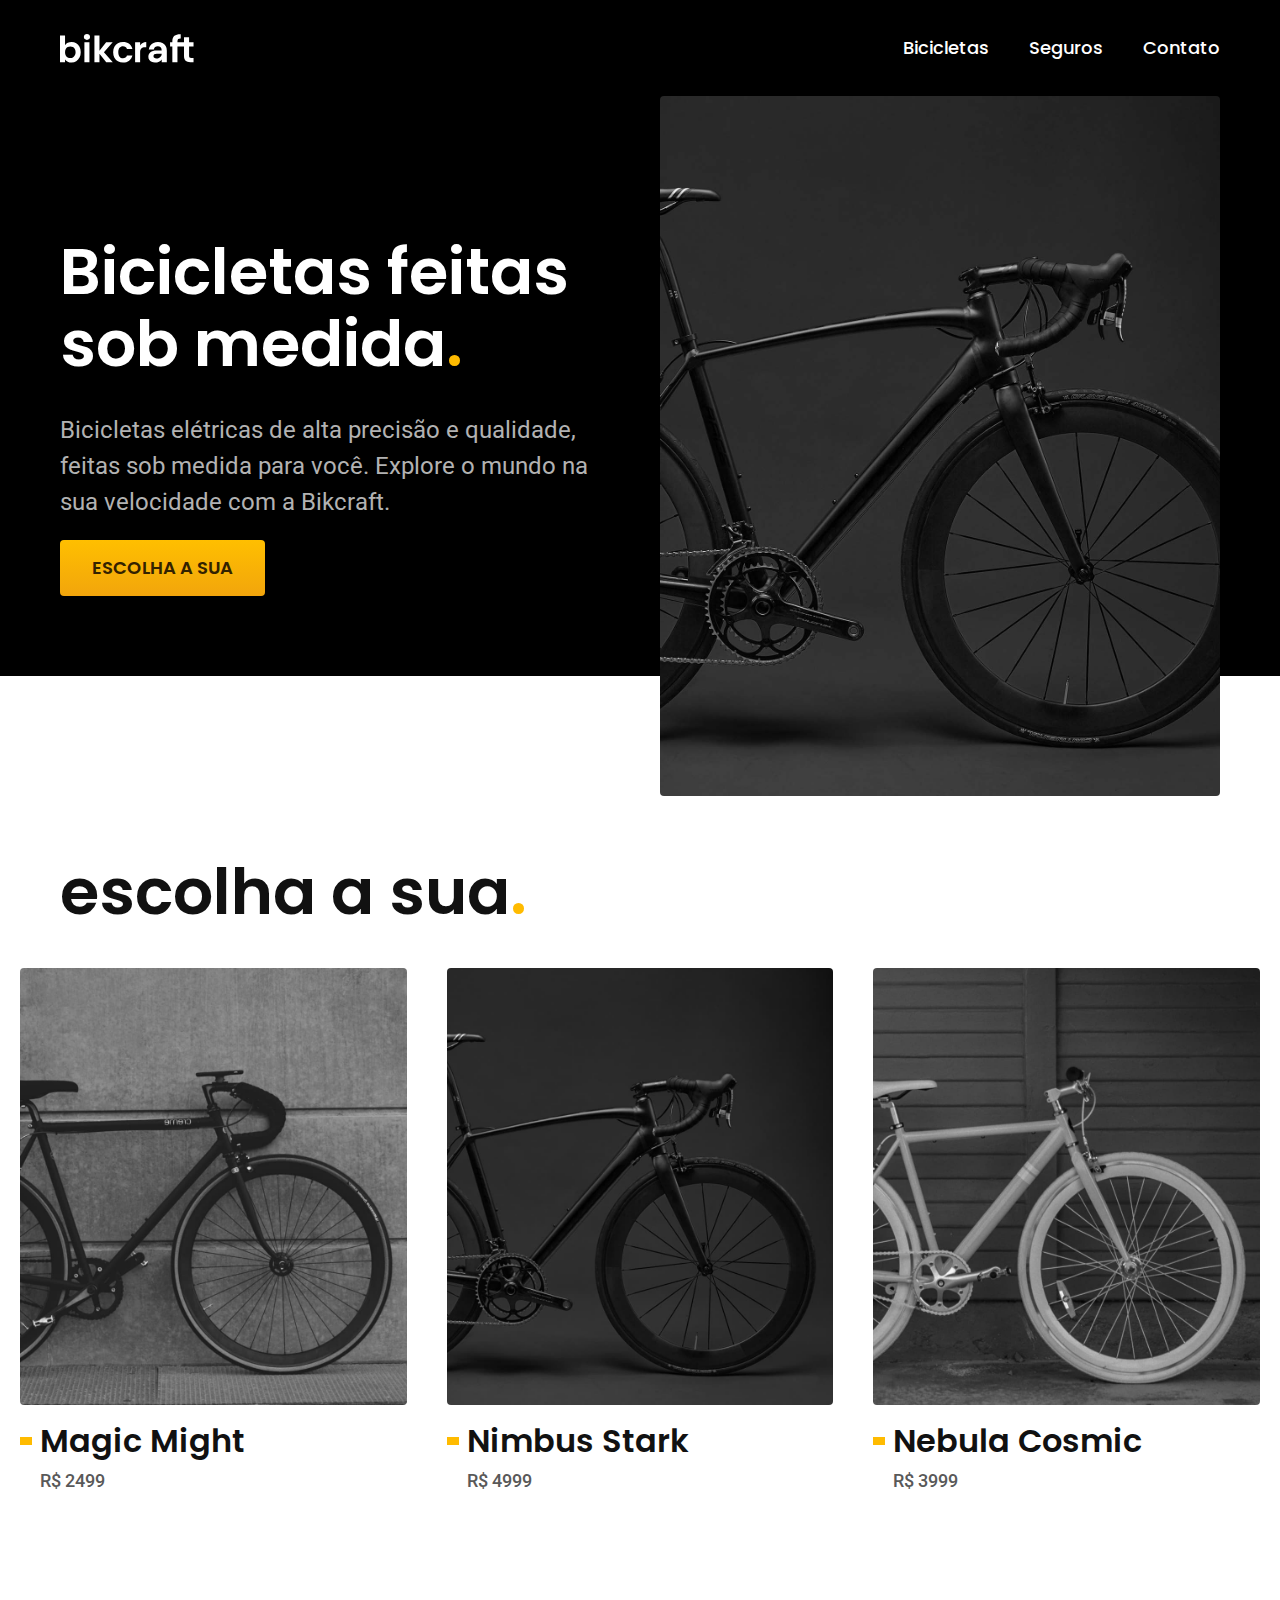
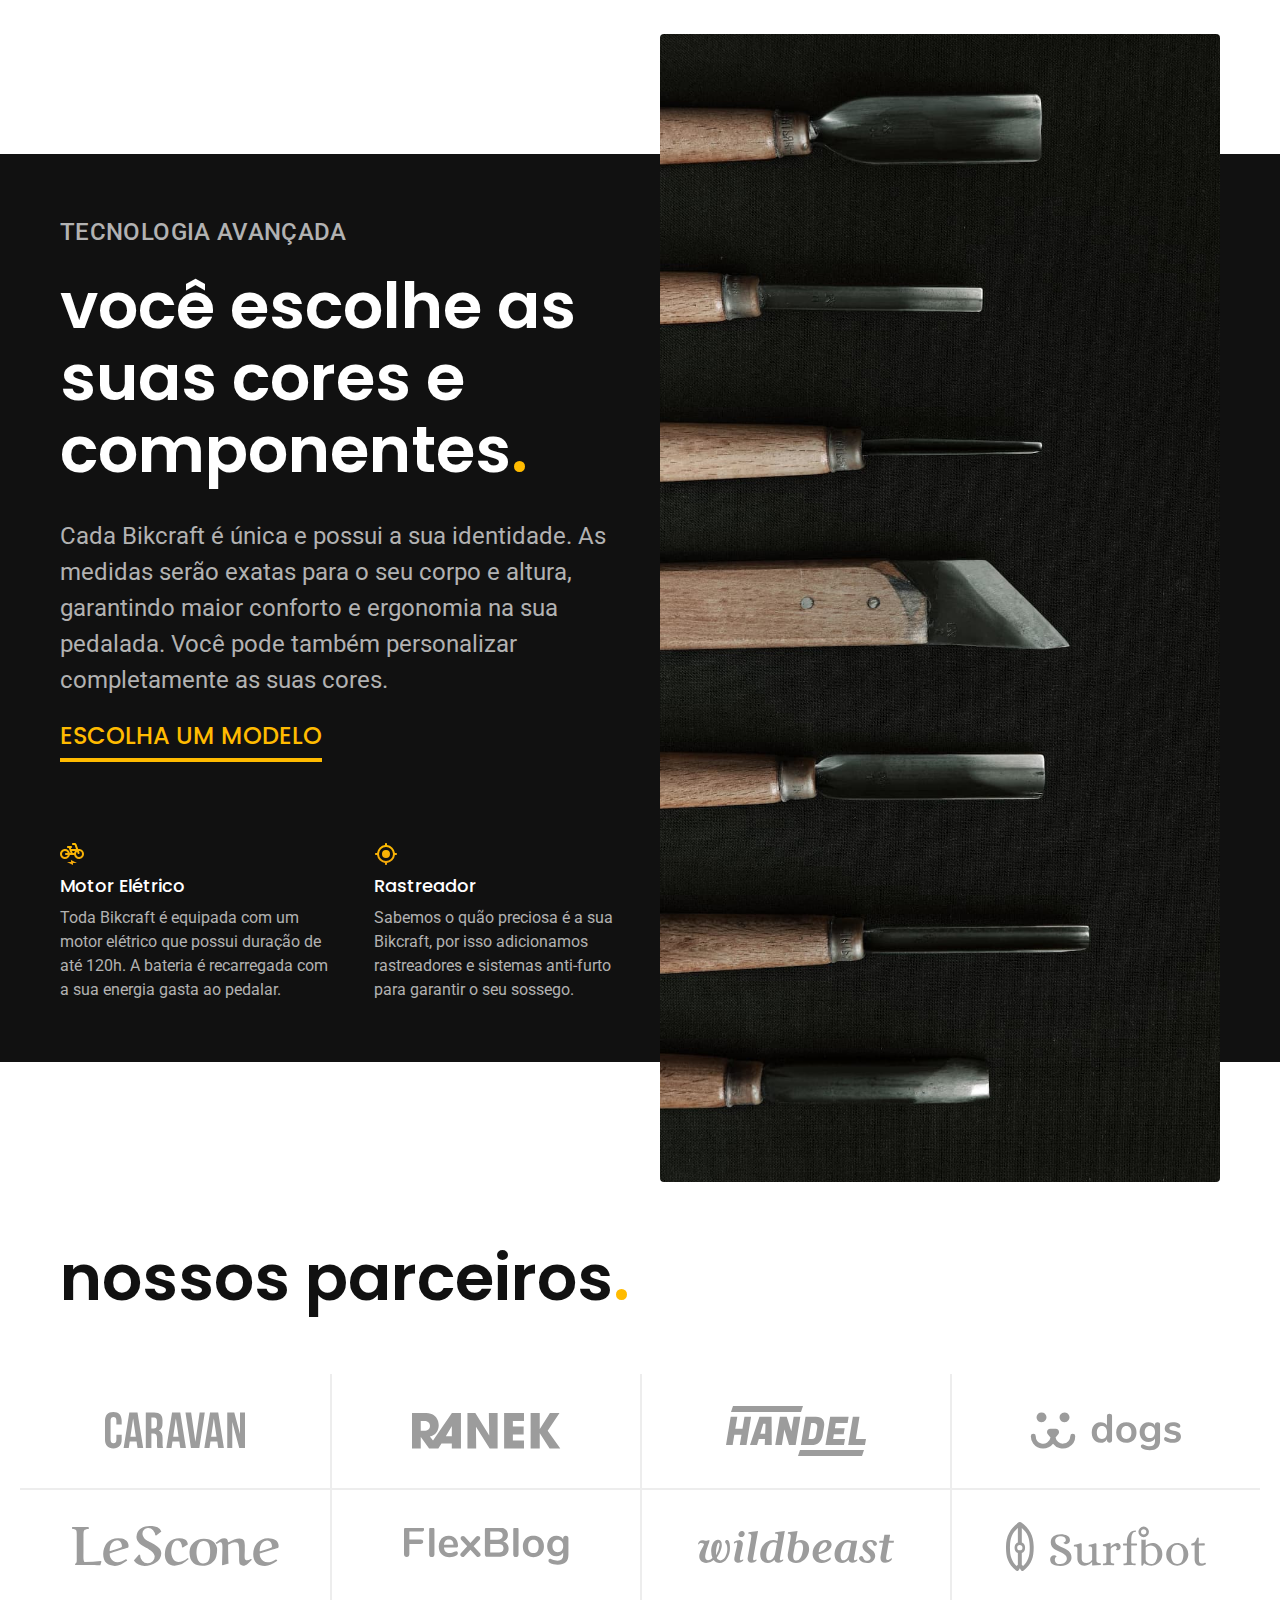
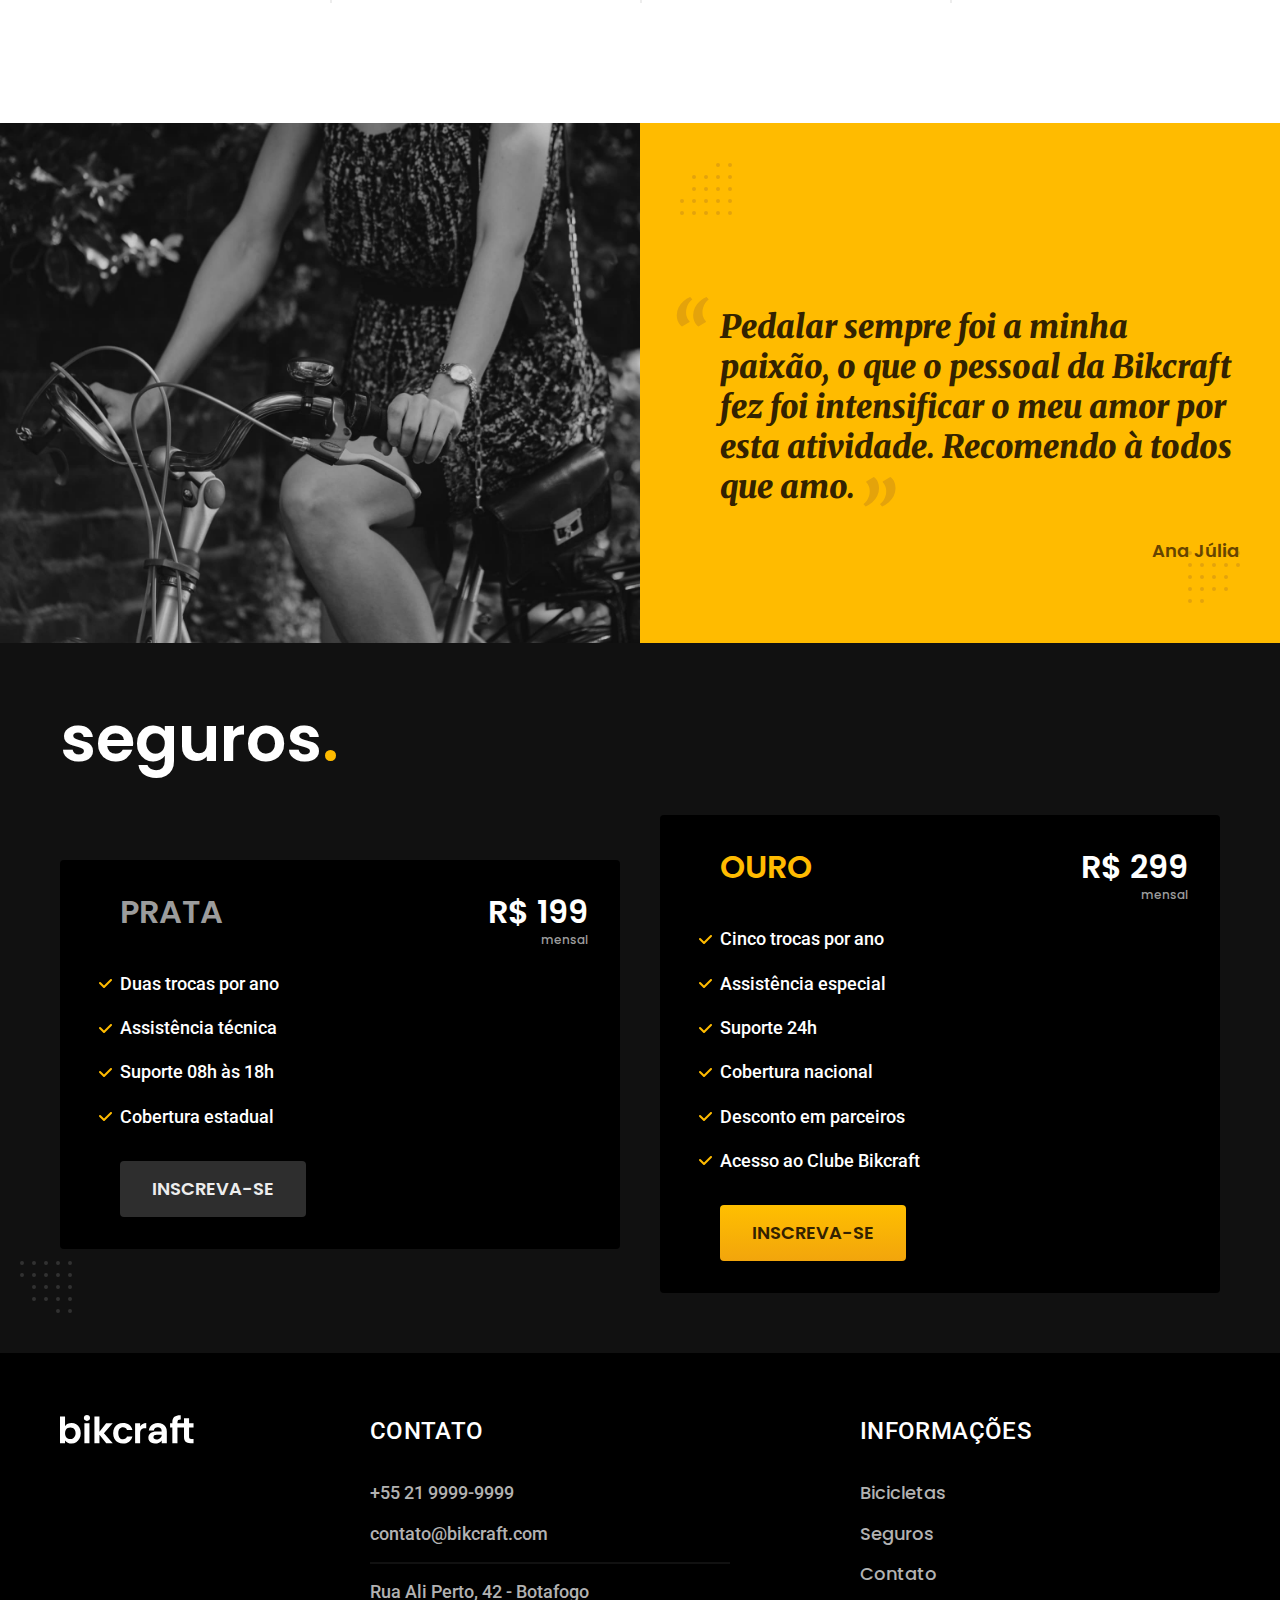
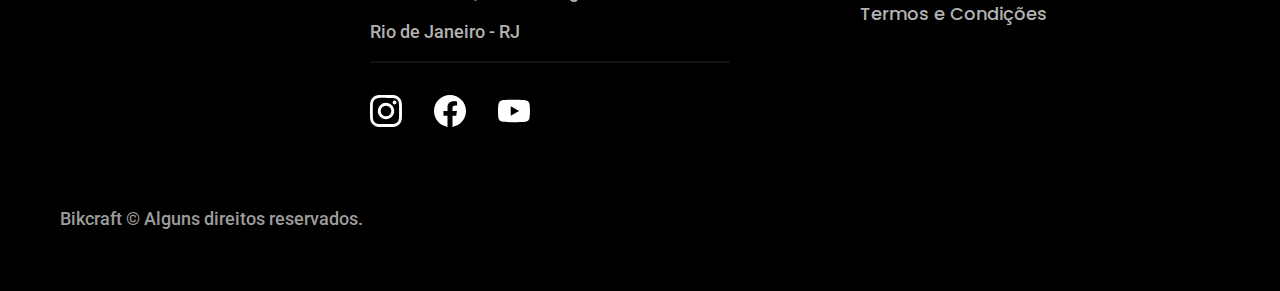
<file: index.html>
<!DOCTYPE html>
<html lang="pt-br">

<head>
  <meta charset="UTF-8">
  <meta name="viewport" content="width=device-width, initial-scale=1.0">
  <title>Bikcraft | Bicicletas Elétricas</title>
  <meta name="description" content="Bicicletas elétricas de alta precisão e qualidade,  feitas sob medida para o cliente. Explore o mundo na sua velocidade com a Bikcraft.">

  <link rel="icon" href="./favicon.svg" type="image/svg+xml">

  <link href="./css/style.min.css" rel="preload" as="style">
  <link href="./css/style.min.css" rel="stylesheet">

  <link rel="preconnect" href="https://fonts.googleapis.com">
  <link rel="preconnect" href="https://fonts.gstatic.com" crossorigin>
  <link href="https://fonts.googleapis.com/css2?family=Merriweather:ital,wght@1,900&family=Poppins:wght@500;600&family=Roboto:wght@400;500&display=swap" rel="stylesheet">
</head>

<body id="home">
  <header class="header-bg">
    <div class="header container">
      <a href="./">
        <img src="./img/bikcraft.svg" alt="Bikcraft" width="136" height="32">
      </a>
      <nav aria-label="primaria">
        <ul class="header-menu font-1-m cor-0">
          <li><a href="./bicicletas.html">Bicicletas</a></li>
          <li><a href="./seguros.html">Seguros</a></li>
          <li><a href="./contato.html">Contato</a></li>
        </ul>
      </nav>
    </div>
  </header>

  <main class="introducao-bg">
    <div class="introducao container">
      <div class="introducao-conteudo">
        <h1 class="font-1-xxl cor-0">Bicicletas feitas sob medida<span class="cor-p1">.</span></h1>
        <p class="font-2-l cor-5">Bicicletas elétricas de alta precisão e qualidade, feitas sob medida para você. Explore o mundo na sua velocidade com a Bikcraft.</p>
        <a class="botao" href="./bicicletas.html">Escolha a sua</a>
      </div>
      <picture>
        <source media="(max-width: 800px)" srcset="./img/bicicletas/nimbus.jpg">
        <img src="./img/fotos/introducao.jpg" alt="Bicicleta preta com motor elétrico" width="640" height="800">
      </picture>
    </div>
  </main>

  <article class="bicicletas-lista">
    <h2 class="container font-1-xxl">escolha a sua<span class="cor-p1">.</span></h2>

    <ul>
      <li>
        <a href="./bicicletas/magic.html">
          <img src="./img/bicicletas/magic-home.jpg" alt="Bicicleta preta" width="460" height="520">
          <h3 class="font-1-xl">Magic Might</h3>
          <span class="font-2-m cor-8">R$ 2499</span>
        </a>
      </li>
      <li>
        <a href="./bicicletas/nimbus.html">
          <img src="./img/bicicletas/nimbus-home.jpg" alt="Bicicleta preta" width="460" height="520">
          <h3 class="font-1-xl">Nimbus Stark</h3>
          <span class="font-2-m cor-8">R$ 4999</span>
        </a>
      </li>
      <li>
        <a href="./bicicletas/nebula.html">
          <img src="./img/bicicletas/nebula-home.jpg" alt="Bicicleta branca" width="460" height="520">
          <h3 class="font-1-xl">Nebula Cosmic</h3>
          <span class="font-2-m cor-8">R$ 3999</span>
        </a>
      </li>
    </ul>
  </article>

  <article class="tecnologia-bg">
    <div class="tecnologia container">
      <div class="tecnologia-conteudo">
        <span class="font-2-l-b cor-5">Tecnologia Avançada</span>
        <h2 class="font-1-xxl cor-0">você escolhe as<br>suas cores e<br>componentes<span class="cor-p1">.</span></h2>
        <p class="font-2-l cor-5">Cada Bikcraft é única e possui a sua identidade. As medidas serão exatas para o seu corpo e altura, garantindo maior conforto e ergonomia na sua pedalada. Você pode também personalizar completamente as suas cores.</p>
        <a class="link" href="./bicicletas.html">Escolha um modelo</a>
        <div class="tecnologia-vantagens">
          <div>
            <img src="./img/icones/eletrica.svg" alt="" width="24" height="24">
            <h3 class="font-1-m cor-0">Motor Elétrico</h3>
            <p class="font-2-s cor-5">Toda Bikcraft é equipada com um motor elétrico que possui duração de até 120h. A bateria é recarregada com a sua energia gasta ao pedalar.</p>
          </div>
          <div>
            <img src="./img/icones/rastreador.svg" alt="" width="24" height="24">
            <h3 class="font-1-m cor-0">Rastreador</h3>
            <p class="font-2-s cor-5">Sabemos o quão preciosa é a sua Bikcraft, por isso adicionamos rastreadores e sistemas anti-furto para garantir o seu sossego.</p>
          </div>
        </div>
      </div>
      <div class="tecnologia-imagem">
        <img src="./img/fotos/tecnologia.jpg" alt="" width="700" height="1120">
      </div>
    </div>
  </article>

  <section class="parceiros" aria-label="Nossos Parceiros">
    <h2 class="container font-1-xxl">nossos parceiros<span class="cor-p1">.</span></h2>
    <ul>
      <li><img src="./img/parceiros/caravan.svg" alt="Caravan" width="140" height="38"></li>
      <li><img src="./img/parceiros/ranek.svg" alt="Ranek" width="149" height="36"></li>
      <li><img src="./img/parceiros/handel.svg" alt="Handel" width="140" height="50"></li>
      <li><img src="./img/parceiros/dogs.svg" alt="Dogs" width="152" height="39"></li>
      <li><img src="./img/parceiros/lescone.svg" alt="LeScone" width="208" height="41"></li>
      <li><img src="./img/parceiros/flexblog.svg" alt="FlexBlog" width="165" height="38"></li>
      <li><img src="./img/parceiros/wildbeast.svg" alt="Wildbeast" width="196" height="34"></li>
      <li><img src="./img/parceiros/surfbot.svg" alt="Surfbot" width="200" height="49"></li>
    </ul>
  </section>

  <section class="depoimento" aria-label="Depoimento">
    <div>
      <img src="./img/fotos/depoimento.jpg" alt="Pessoa pedalando uma bicileta Bikcraft" width="780" height="680">
    </div>
    <div class="depoimento-conteudo">
      <blockquote class="font-1-xl cor-p5">
        <p>Pedalar sempre foi a minha paixão, o que o pessoal da Bikcraft fez foi intensificar o meu amor por esta atividade. Recomendo à todos que amo.</p>
      </blockquote>
      <span class="font-1-m-b cor-p4">Ana Júlia</span>
    </div>
  </section>

  <article class="seguros-bg">
    <div class="seguros container">
      <h2 class="font-1-xxl cor-0">seguros<span class="cor-p1">.</span></h2>
      <div class="seguros-item">
        <h3 class="font-1-xl cor-6">PRATA</h3>
        <span class="font-1-xl cor-0">R$ 199 <span class="font-1-xs cor-6">mensal</span></span>
        <ul class="font-2-m cor-0">
          <li>Duas trocas por ano</li>
          <li>Assistência técnica</li>
          <li>Suporte 08h às 18h</li>
          <li>Cobertura estadual</li>
        </ul>
        <a class="botao secundario" href="./orcamento.html?tipo=seguro&produto=prata">Inscreva-se</a>
      </div>
      <div class="seguros-item">
        <h3 class="font-1-xl cor-p1">OURO</h3>
        <span class="font-1-xl cor-0">R$ 299 <span class="font-1-xs cor-6">mensal</span></span>
        <ul class="font-2-m cor-0">
          <li>Cinco trocas por ano</li>
          <li>Assistência especial</li>
          <li>Suporte 24h</li>
          <li>Cobertura nacional</li>
          <li>Desconto em parceiros</li>
          <li>Acesso ao Clube Bikcraft</li>
        </ul>
        <a class="botao" href="./orcamento.html?tipo=seguro&produto=ouro">Inscreva-se</a>
      </div>
    </div>
  </article>

  <footer class="footer-bg">
    <div class="footer container">
      <img src="./img/bikcraft.svg" alt="Bikcraft" width="136" height="32">
      <div class="footer-contato">
        <h3 class="font-2-l-b cor-0">Contato</h3>
        <ul class="font-2-m cor-5">
          <li>+55 21 9999-9999</li>
          <li>contato@bikcraft.com</li>
          <li>Rua Ali Perto, 42 - Botafogo</li>
          <li>Rio de Janeiro - RJ</li>
        </ul>
        <div class="footer-redes">
          <a href="./"><img src="./img/redes/instagram.svg" alt="Instagram" width="32" height="32"></a>
          <a href="./"><img src="./img/redes/facebook.svg" alt="Facebook" width="32" height="32"></a>
          <a href="./"><img src="./img/redes/youtube.svg" alt="Youtube" width="32" height="32"></a>
        </div>
      </div>
      <div class="footer-informacoes">
        <h3 class="font-2-l-b cor-0">Informações</h3>
        <nav>
          <ul class="font-1-m cor-5">
            <li><a href="./bicicletas.html">Bicicletas</a></li>
            <li><a href="./seguros.html">Seguros</a></li>
            <li><a href="./contato.html">Contato</a></li>
            <li><a href="./termos.html">Termos e Condições</a></li>
          </ul>
        </nav>
      </div>
      <p class="font-2-m cor-6 footer-copy">Bikcraft © Alguns direitos reservados.</p>
    </div>
  </footer>

  <script src="./js/script.js"></script>
  <script src="./js/simple-anime.js"></script>
</body>

</html>
</file>
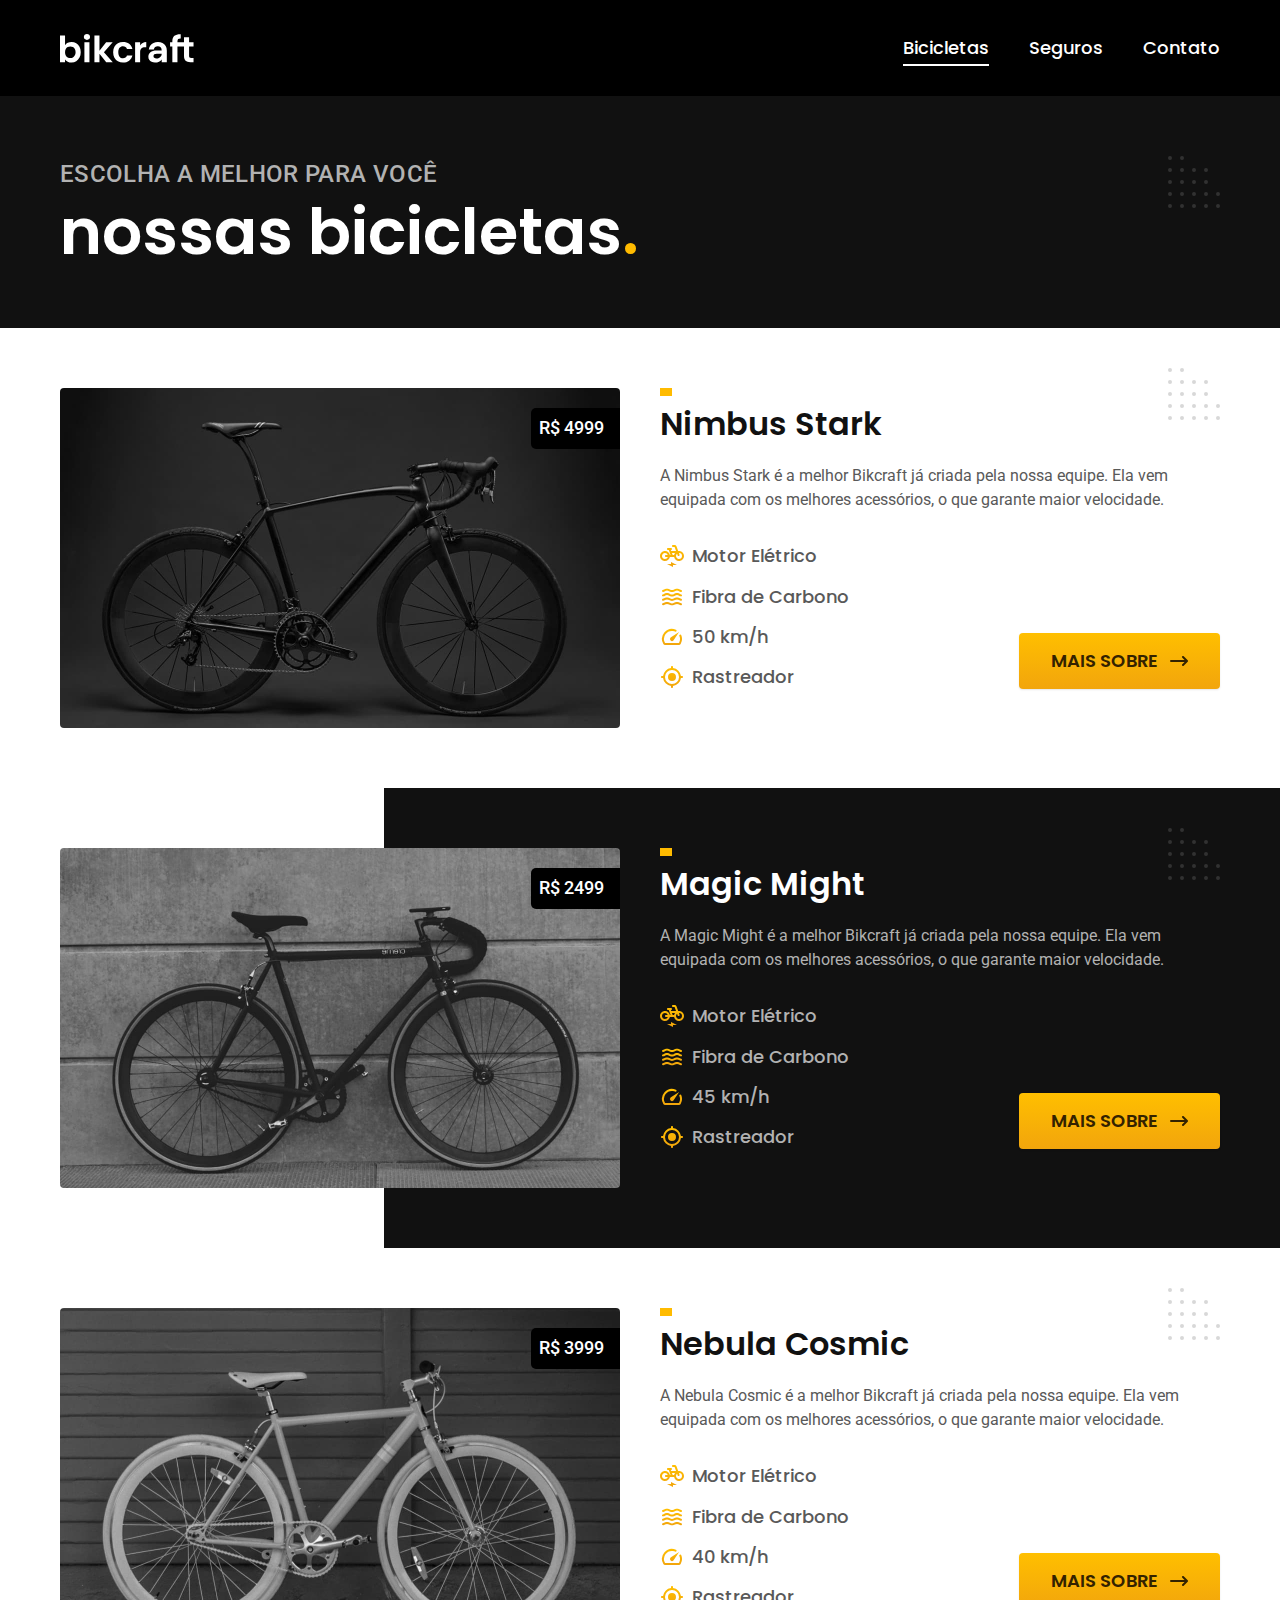
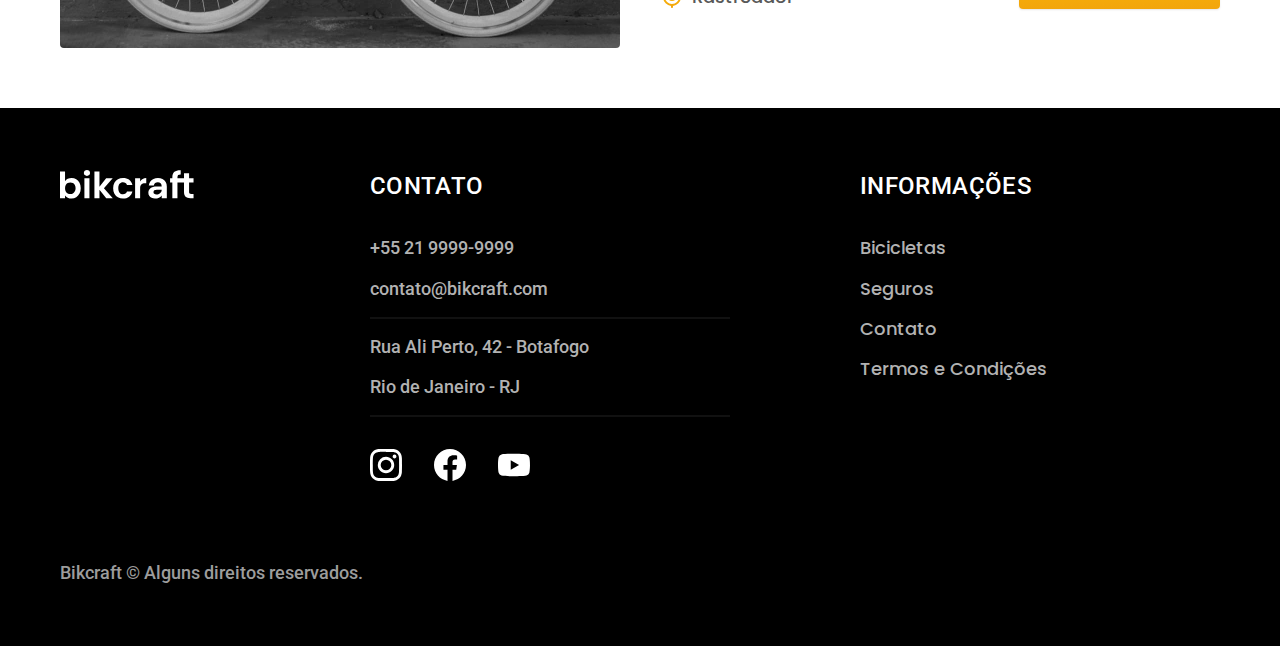
<file: bicicletas.html>
<!DOCTYPE html>
<html lang="pt-br">

<head>
  <meta charset="UTF-8">
  <meta name="viewport" content="width=device-width, initial-scale=1.0">
  <title>Bicicletas | Bikcraft</title>
  <meta name="description" content="Bicicletas elétricas de alta precisão e qualidade,  feitas sob medida para o cliente. Explore o mundo na sua velocidade com a Bikcraft.">

  <link rel="icon" href="./favicon.svg" type="image/svg+xml">

  <link href="./css/style.min.css" rel="preload" as="style">
  <link href="./css/style.min.css" rel="stylesheet">
  <link rel="preconnect" href="https://fonts.googleapis.com">
  <link rel="preconnect" href="https://fonts.gstatic.com" crossorigin>
  <link href="https://fonts.googleapis.com/css2?family=Merriweather:ital,wght@1,900&family=Poppins:wght@500;600&family=Roboto:wght@400;500&display=swap" rel="stylesheet">
</head>

<body id="bicicletas">
  <header class="header-bg">
    <div class="header container">
      <a href="./">
        <img src="./img/bikcraft.svg" alt="Bikcraft" width="136" height="32">
      </a>
      <nav aria-label="primaria">
        <ul class="header-menu font-1-m cor-0">
          <li><a href="./bicicletas.html">Bicicletas</a></li>
          <li><a href="./seguros.html">Seguros</a></li>
          <li><a href="./contato.html">Contato</a></li>
        </ul>
      </nav>
    </div>
  </header>

  <main>
    <div class="titulo">
      <div class="container">
        <p class="font-2-l-b cor-5">Escolha a melhor para você</p>
        <h1 class="font-1-xxl cor-0">nossas bicicletas<span class="cor-p1">.</span></h1>
      </div>
    </div>

    <div class="bicicletas-bg">
      <div class="bicicletas container">
        <div class="bicicletas-imagem">
          <img src="./img/bicicletas/nimbus.jpg" alt="Bicicleta preta" width="1120" height="680">
          <span class="font-2-m cor-0">R$ 4999</span>
        </div>
        <div class="bicicletas-conteudo">
          <h2 class="font-1-xl">Nimbus Stark</h2>
          <p class="font-2-s cor-8">A Nimbus Stark é a melhor Bikcraft já criada pela nossa equipe. Ela vem equipada com os melhores acessórios, o que garante maior velocidade.</p>
          <ul class="font-1-m cor-8">
            <li><img src="./img/icones/eletrica.svg" alt=""><span>Motor Elétrico</span></li>
            <li><img src="./img/icones/carbono.svg" alt=""><span>Fibra de Carbono</span></li>
            <li><img src="./img/icones/velocidade.svg" alt=""><span>50 km/h</span></li>
            <li><img src="./img/icones/rastreador.svg" alt=""><span>Rastreador</span></li>
          </ul>
          <a class="botao seta" href="./bicicletas/nimbus.html">Mais Sobre</a>
        </div>
      </div>
    </div>

    <div class="bicicletas-bg">
      <div class="bicicletas container">
        <div class="bicicletas-imagem">
          <img src="./img/bicicletas/magic.jpg" alt="Bicicleta preta" width="1120" height="680">
          <span class="font-2-m cor-0">R$ 2499</span>
        </div>
        <div class="bicicletas-conteudo">
          <h2 class="font-1-xl cor-0">Magic Might</h2>
          <p class="font-2-s cor-5">A Magic Might é a melhor Bikcraft já criada pela nossa equipe. Ela vem equipada com os melhores acessórios, o que garante maior velocidade.</p>
          <ul class="font-1-m cor-5">
            <li><img src="./img/icones/eletrica.svg" alt=""><span>Motor Elétrico</span></li>
            <li><img src="./img/icones/carbono.svg" alt=""><span>Fibra de Carbono</span></li>
            <li><img src="./img/icones/velocidade.svg" alt=""><span>45 km/h</span></li>
            <li><img src="./img/icones/rastreador.svg" alt=""><span>Rastreador</span></li>
          </ul>
          <a class="botao seta" href="./bicicletas/magic.html">Mais Sobre</a>
        </div>
      </div>
    </div>

    <div class="bicicletas-bg">
      <div class="bicicletas container">
        <div class="bicicletas-imagem">
          <img src="./img/bicicletas/nebula.jpg" alt="Bicicleta branca" width="1120" height="680">
          <span class="font-2-m cor-0">R$ 3999</span>
        </div>
        <div class="bicicletas-conteudo">
          <h2 class="font-1-xl">Nebula Cosmic</h2>
          <p class="font-2-s cor-8">A Nebula Cosmic é a melhor Bikcraft já criada pela nossa equipe. Ela vem equipada com os melhores acessórios, o que garante maior velocidade.</p>
          <ul class="font-1-m cor-8">
            <li><img src="./img/icones/eletrica.svg" alt=""><span>Motor Elétrico</span></li>
            <li><img src="./img/icones/carbono.svg" alt=""><span>Fibra de Carbono</span></li>
            <li><img src="./img/icones/velocidade.svg" alt=""><span>40 km/h</span></li>
            <li><img src="./img/icones/rastreador.svg" alt=""><span>Rastreador</span></li>
          </ul>
          <a class="botao seta" href="./bicicletas/nebula.html">Mais Sobre</a>
        </div>
      </div>
    </div>
  </main>

  <footer class="footer-bg">
    <div class="footer container">
      <img src="./img/bikcraft.svg" alt="Bikcraft">
      <div class="footer-contato">
        <h3 class="font-2-l-b cor-0">Contato</h3>
        <ul class="font-2-m cor-5">
          <li>+55 21 9999-9999</li>
          <li>contato@bikcraft.com</li>
          <li>Rua Ali Perto, 42 - Botafogo</li>
          <li>Rio de Janeiro - RJ</li>
        </ul>
        <div class="footer-redes">
          <a href="./"><img src="./img/redes/instagram.svg" alt="Instagram"></a>
          <a href="./"><img src="./img/redes/facebook.svg" alt="Facebook"></a>
          <a href="./"><img src="./img/redes/youtube.svg" alt="Youtube"></a>
        </div>
      </div>
      <div class="footer-informacoes">
        <h3 class="font-2-l-b cor-0">Informações</h3>
        <nav>
          <ul class="font-1-m cor-5">
            <li><a href="./bicicletas.html">Bicicletas</a></li>
            <li><a href="./seguros.html">Seguros</a></li>
            <li><a href="./contato.html">Contato</a></li>
            <li><a href="./termos.html">Termos e Condições</a></li>
          </ul>
        </nav>
      </div>
      <p class="font-2-m cor-6 footer-copy">Bikcraft © Alguns direitos reservados.</p>
    </div>
  </footer>

  <script src="./js/script.js"></script>
  <script src="./js/simple-anime.js"></script>
</body>

</html>
</file>
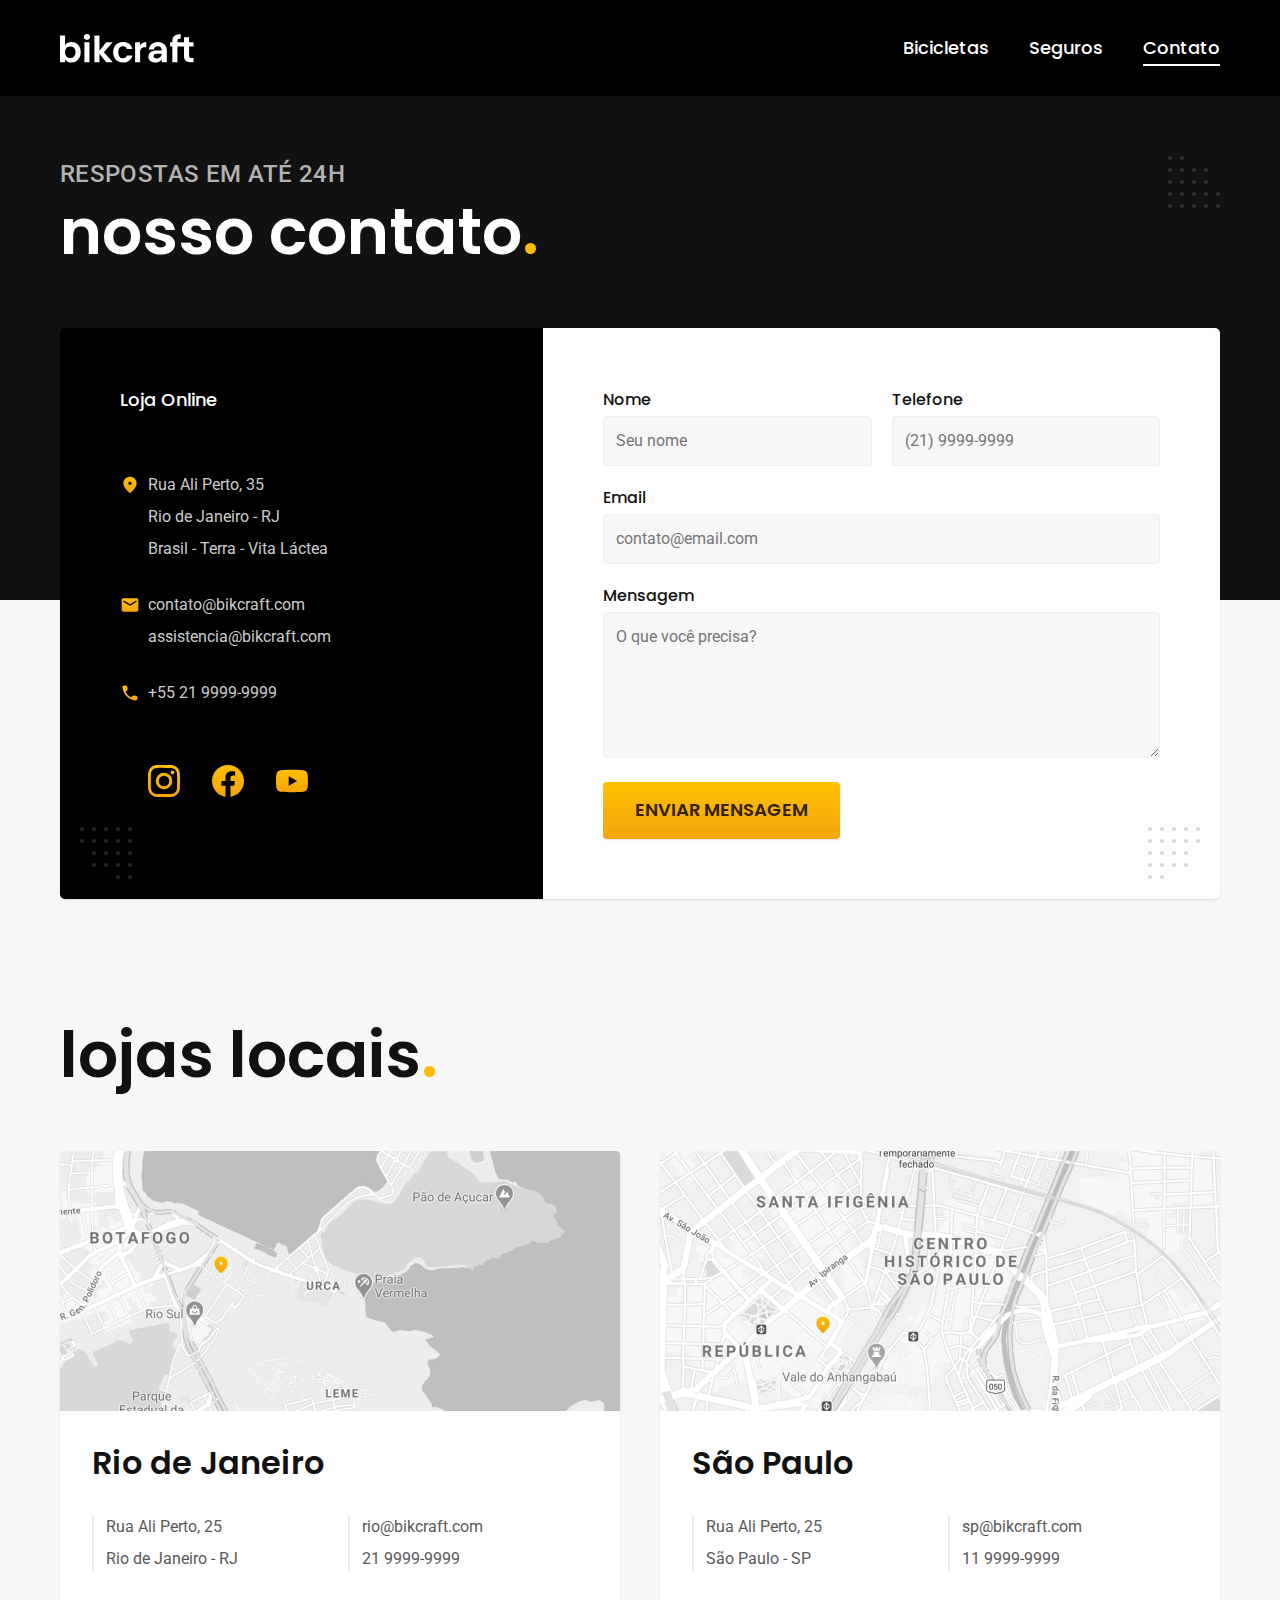
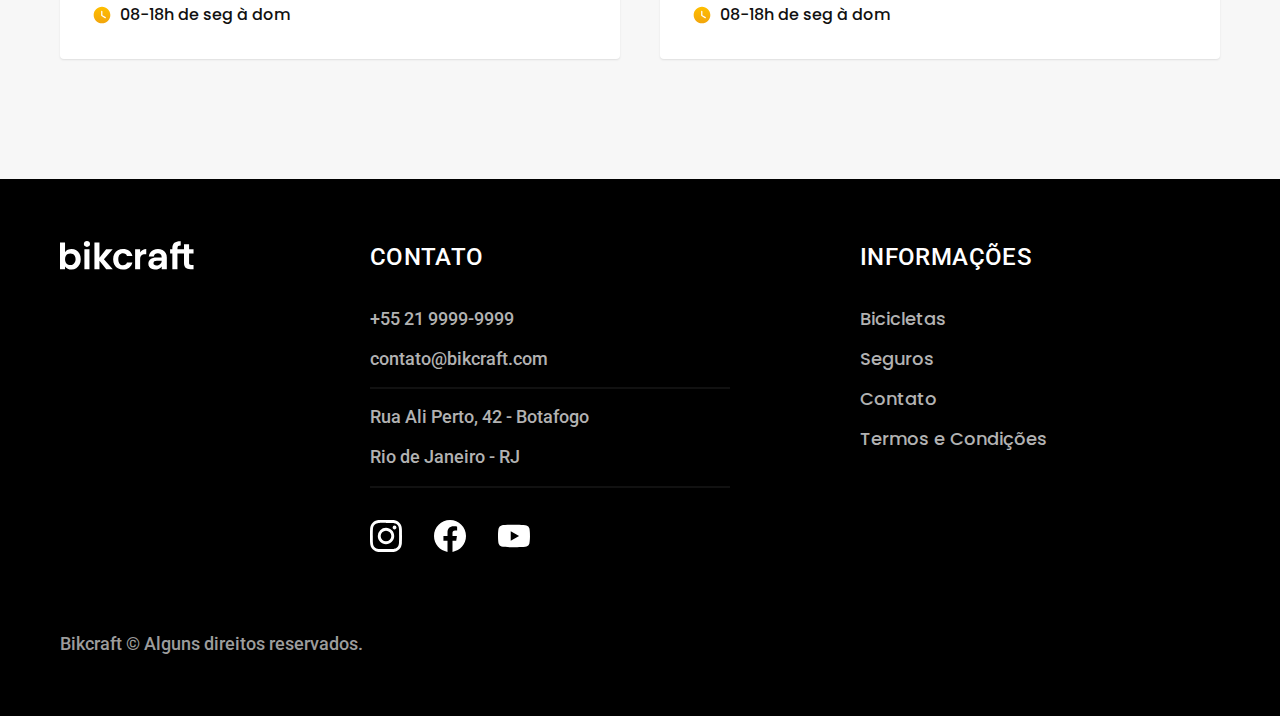
<file: contato.html>
<!DOCTYPE html>
<html lang="pt-br">

<head>
  <meta charset="UTF-8">
  <meta name="viewport" content="width=device-width, initial-scale=1.0">
  <title>Contato | Bikcraft</title>
  <meta name="description" content="Bicicletas elétricas de alta precisão e qualidade,  feitas sob medida para o cliente. Explore o mundo na sua velocidade com a Bikcraft.">

  <link rel="icon" href="./favicon.svg" type="image/svg+xml">

  <link href="./css/style.min.css" rel="preload" as="style">
  <link href="./css/style.min.css" rel="stylesheet">

  <link rel="preconnect" href="https://fonts.googleapis.com">
  <link rel="preconnect" href="https://fonts.gstatic.com" crossorigin>
  <link href="https://fonts.googleapis.com/css2?family=Merriweather:ital,wght@1,900&family=Poppins:wght@500;600&family=Roboto:wght@400;500&display=swap" rel="stylesheet">
</head>

<body id="contato">
  <header class="header-bg">
    <div class="header container">
      <a href="./">
        <img src="./img/bikcraft.svg" alt="Bikcraft" width="136" height="32">
      </a>
      <nav aria-label="primaria">
        <ul class="header-menu font-1-m cor-0">
          <li><a href="./bicicletas.html">Bicicletas</a></li>
          <li><a href="./seguros.html">Seguros</a></li>
          <li><a href="./contato.html">Contato</a></li>
        </ul>
      </nav>
    </div>
  </header>

  <main>
    <div class="titulo">
      <div class="container">
        <p class="font-2-l-b cor-5">Respostas em até 24h</p>
        <h1 class="font-1-xxl cor-0">nosso contato<span class="cor-p1">.</span></h1>
      </div>
    </div>

    <div class="contato container">
      <section class="contato-dados" aria-label="Endereço">
        <h2 class="cor-0 font-1-m">Loja Online</h2>
        <div class="contato-endereco font-2-s cor-4">
          <p>Rua Ali Perto, 35</p>
          <p>Rio de Janeiro - RJ</p>
          <p>Brasil - Terra - Vita Láctea</p>
        </div>
        <address class="contato-meios font-2-s cor-4">
          <a href="mailto:contato@bikcraft.com">contato@bikcraft.com</a>
          <a href="mailto:assistencia@bikcraft.com">assistencia@bikcraft.com</a>
          <a href="tel:+552199999999">+55 21 9999-9999</a>
        </address>
        <div class="contato-redes">
          <a href="./"><img src="./img/redes/instagram-p.svg" alt="Instagram"></a>
          <a href="./"><img src="./img/redes/facebook-p.svg" alt="Facebook"></a>
          <a href="./"><img src="./img/redes/youtube-p.svg" alt="Youtube"></a>
        </div>
      </section>
      <section class="contato-formulario" aria-label="Formulário">
        <form class="form" action="./">
          <div>
            <label for="nome">Nome</label>
            <input type="text" id="nome" name="nome" placeholder="Seu nome">
          </div>
          <div>
            <label for="telefone">Telefone</label>
            <input type="text" id="telefone" name="telefone" placeholder="(21) 9999-9999">
          </div>
          <div class="col-2">
            <label for="email">Email</label>
            <input type="email" id="email" name="email" placeholder="contato@email.com">
          </div>
          <div class="col-2">
            <label for="mensagem">Mensagem</label>
            <textarea id="mensagem" name="mensagem" placeholder="O que você precisa?" rows="5"></textarea>
          </div>
          <button class="botao col-2">Enviar Mensagem</button>
        </form>
      </section>
    </div>
  </main>

  <article class="lojas container">
    <h2 class="font-1-xxl">lojas locais<span class="cor-p1">.</span></h2>
    <div class="lojas-item">
      <img src="./img/lojas/rj.jpg" alt="mapa marcando o endereço da loja no Rio de Janeiro" width="560" height="260">
      <div class="lojas-conteudo">
        <h3 class="font-1-xl">Rio de Janeiro</h3>
        <div class="lojas-dados font-2-s cor-8">
          <p>Rua Ali Perto, 25</p>
          <p>Rio de Janeiro - RJ</p>
        </div>
        <div class="lojas-dados font-2-s cor-8">
          <a href="mailto:rio@bikcraft.com">rio@bikcraft.com</a>
          <a href="tel:+552199999999">21 9999-9999</a>
        </div>
        <p class="lojas-tempo font-1-s"><img src="./img/icones/horario.svg" alt="">08-18h de seg à dom</p>
      </div>
    </div>
    <div class="lojas-item">
      <img src="./img/lojas/sp.jpg" alt="mapa marcando o endereço da loja no Rio de Janeiro">
      <div class="lojas-conteudo">
        <h3 class="font-1-xl">São Paulo</h3>
        <div class="lojas-dados font-2-s cor-8">
          <p>Rua Ali Perto, 25</p>
          <p>São Paulo - SP</p>
        </div>
        <div class="lojas-dados font-2-s cor-8">
          <a href="mailto:rio@bikcraft.com">sp@bikcraft.com</a>
          <a href="tel:+551199999999">11 9999-9999</a>
        </div>
        <p class="lojas-tempo font-1-s"><img src="./img/icones/horario.svg" alt="">08-18h de seg à dom</p>
      </div>
    </div>
  </article>

  <footer class="footer-bg">
    <div class="footer container">
      <img src="./img/bikcraft.svg" alt="Bikcraft">
      <div class="footer-contato">
        <h3 class="font-2-l-b cor-0">Contato</h3>
        <ul class="font-2-m cor-5">
          <li>+55 21 9999-9999</li>
          <li>contato@bikcraft.com</li>
          <li>Rua Ali Perto, 42 - Botafogo</li>
          <li>Rio de Janeiro - RJ</li>
        </ul>
        <div class="footer-redes">
          <a href="./"><img src="./img/redes/instagram.svg" alt="Instagram"></a>
          <a href="./"><img src="./img/redes/facebook.svg" alt="Facebook"></a>
          <a href="./"><img src="./img/redes/youtube.svg" alt="Youtube"></a>
        </div>
      </div>
      <div class="footer-informacoes">
        <h3 class="font-2-l-b cor-0">Informações</h3>
        <nav>
          <ul class="font-1-m cor-5">
            <li><a href="./bicicletas.html">Bicicletas</a></li>
            <li><a href="./seguros.html">Seguros</a></li>
            <li><a href="./contato.html">Contato</a></li>
            <li><a href="./termos.html">Termos e Condições</a></li>
          </ul>
        </nav>
      </div>
      <p class="font-2-m cor-6 footer-copy">Bikcraft © Alguns direitos reservados.</p>
    </div>
  </footer>

  <script src="./js/script.js"></script>
  <script src="./js/simple-anime.js"></script>
</body>

</html>
</file>
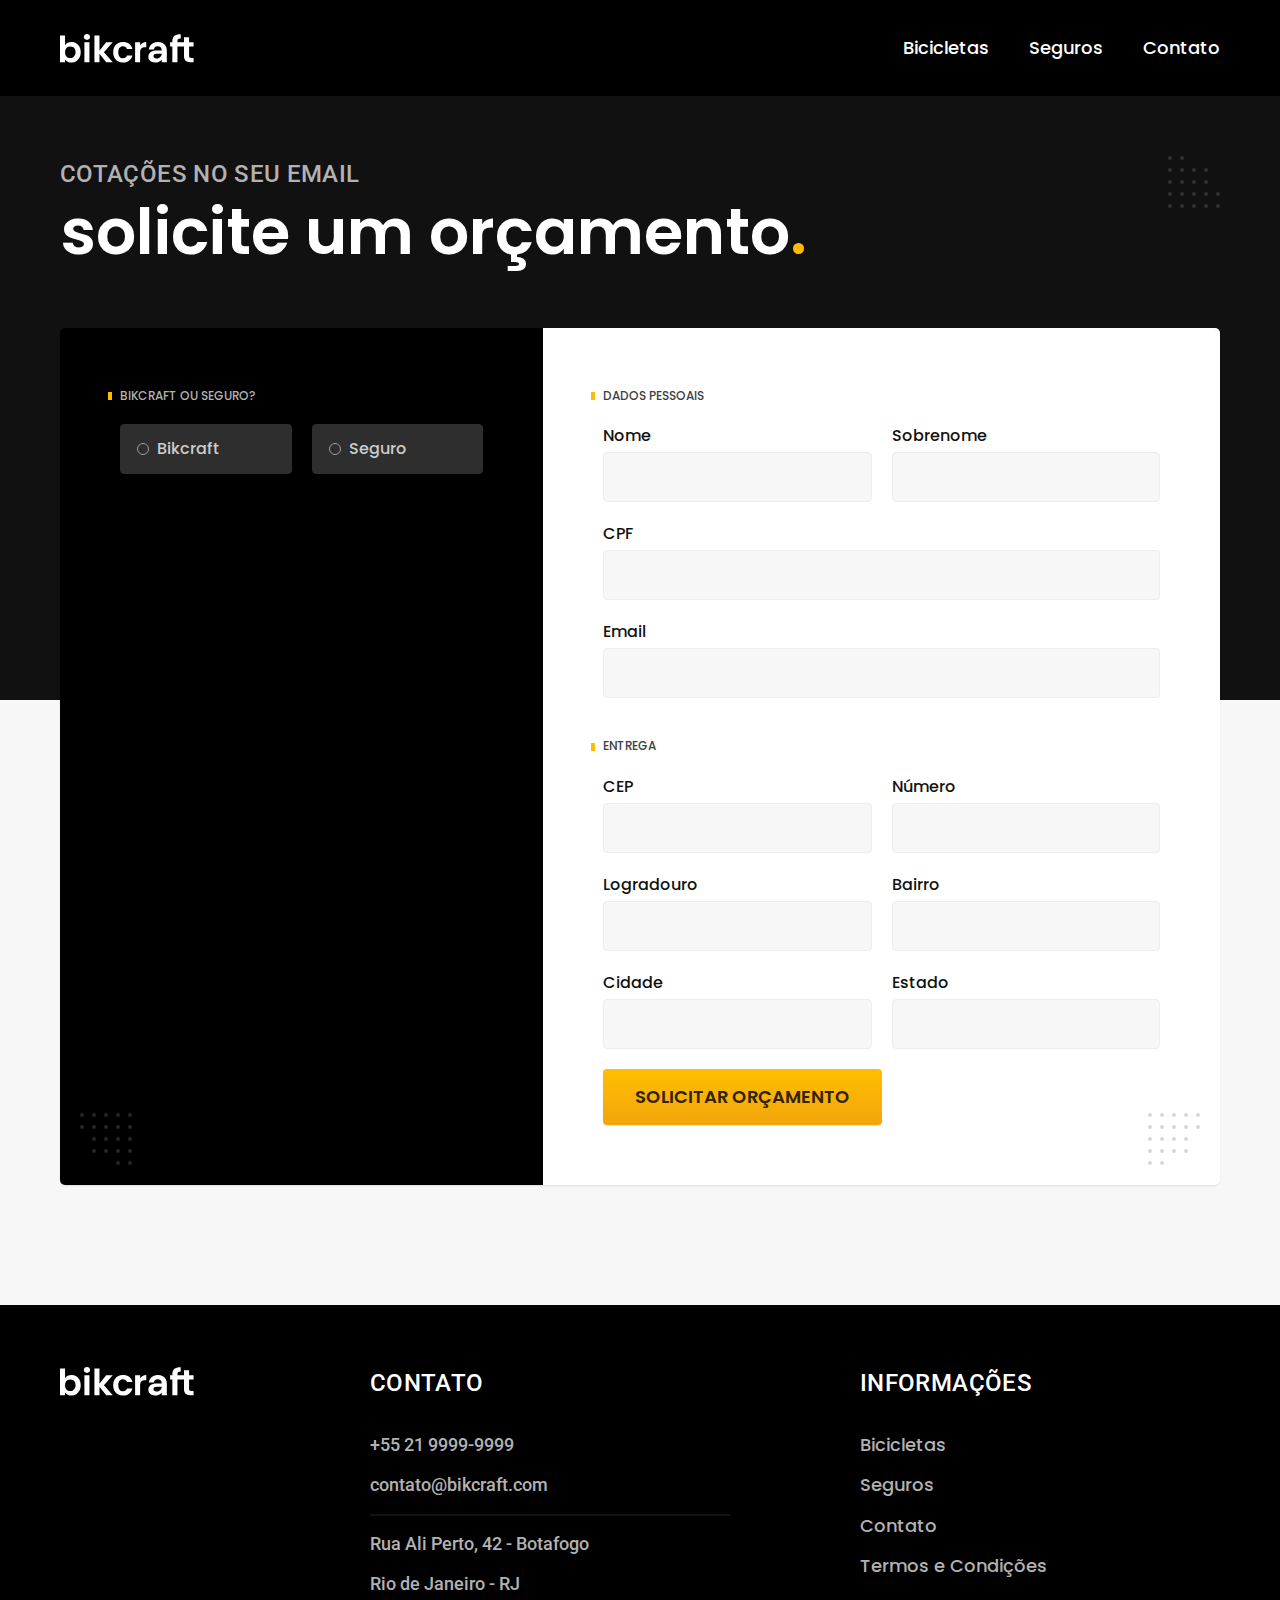
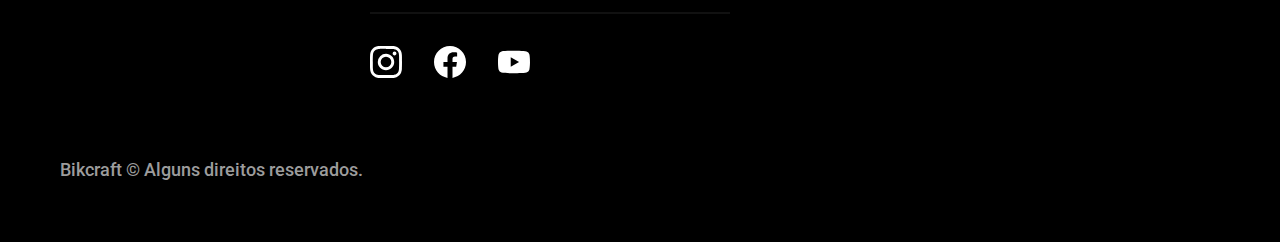
<file: orcamento.html>
<!DOCTYPE html>
<html lang="pt-br">

<head>
  <meta charset="UTF-8">
  <meta name="viewport" content="width=device-width, initial-scale=1.0">
  <title>Orçamento | Bikcraft</title>
  <meta name="description" content="Bicicletas elétricas de alta precisão e qualidade,  feitas sob medida para o cliente. Explore o mundo na sua velocidade com a Bikcraft.">

  <link rel="icon" href="./favicon.svg" type="image/svg+xml">

  <link href="./css/style.min.css" rel="preload" as="style">
  <link href="./css/style.min.css" rel="stylesheet">

  <link rel="preconnect" href="https://fonts.googleapis.com">
  <link rel="preconnect" href="https://fonts.gstatic.com" crossorigin>
  <link href="https://fonts.googleapis.com/css2?family=Merriweather:ital,wght@1,900&family=Poppins:wght@500;600&family=Roboto:wght@400;500&display=swap" rel="stylesheet">
</head>

<body id="orcamento">
  <header class="header-bg">
    <div class="header container">
      <a href="./">
        <img src="./img/bikcraft.svg" alt="Bikcraft" width="136" height="32">
      </a>
      <nav aria-label="primaria">
        <ul class="header-menu font-1-m cor-0">
          <li><a href="./bicicletas.html">Bicicletas</a></li>
          <li><a href="./seguros.html">Seguros</a></li>
          <li><a href="./contato.html">Contato</a></li>
        </ul>
      </nav>
    </div>
  </header>

  <main>
    <div class="titulo">
      <div class="container">
        <p class="font-2-l-b cor-5">Cotações no seu email</p>
        <h1 class="font-1-xxl cor-0">solicite um orçamento<span class="cor-p1">.</span></h1>
      </div>
    </div>

    <form class="orcamento container" action="./">
      <!-- Produto -->
      <div class="orcamento-produto">
        <h2 class="font-1-xs cor-5">Bikcraft ou Seguro?</h2>

        <input type="radio" name="tipo" value="bikcraft" id="bikcraft">
        <label for="bikcraft">Bikcraft</label>

        <input type="radio" name="tipo" value="seguro" id="seguro">
        <label for="seguro">Seguro</label>

        <div class="orcamento-conteudo" id="orcamento-bikcraft">
          <h2 class="font-1-xs cor-5">Escolha a sua:</h2>

          <input type="radio" name="produto" value="nimbus" id="nimbus">
          <label for="nimbus">Nimbus Stark <span>R$ 4999</span></label>
          <div class="radio-detalhes">
            <ul class="font-1-xs cor-8">
              <li><img src="./img/icones/eletrica.svg" alt=""> Motor Elétrico</li>
              <li><img src="./img/icones/carbono.svg" alt=""> Fibra de Carbono</li>
              <li><img src="./img/icones/velocidade.svg" alt=""> 50 km/h</li>
              <li><img src="./img/icones/rastreador.svg" alt=""> Rastreador</li>
            </ul>
            <img src="./img/bicicletas/nimbus.jpg" alt="Bicicleta preta">
          </div>

          <input type="radio" name="produto" value="magic" id="magic">
          <label for="magic">Magic Might <span>R$ 2499</span></label>
          <div class="radio-detalhes">
            <ul class="font-1-xs cor-8">
              <li><img src="./img/icones/eletrica.svg" alt=""> Motor Elétrico</li>
              <li><img src="./img/icones/carbono.svg" alt=""> Fibra de Carbono</li>
              <li><img src="./img/icones/velocidade.svg" alt=""> 45 km/h</li>
              <li><img src="./img/icones/rastreador.svg" alt=""> Rastreador</li>
            </ul>
            <img src="./img/bicicletas/magic.jpg" alt="Bicicleta preta">
          </div>

          <input type="radio" name="produto" value="nebula" id="nebula">
          <label for="nebula">Nebula Cosmic <span>R$ 3999</span></label>
          <div class="radio-detalhes">
            <ul class="font-1-xs cor-8">
              <li><img src="./img/icones/eletrica.svg" alt=""> Motor Elétrico</li>
              <li><img src="./img/icones/carbono.svg" alt=""> Fibra de Carbono</li>
              <li><img src="./img/icones/velocidade.svg" alt=""> 40 km/h</li>
              <li><img src="./img/icones/rastreador.svg" alt=""> Rastreador</li>
            </ul>
            <img src="./img/bicicletas/nebula.jpg" alt="Bicicleta preta">
          </div>
        </div>

        <div class="orcamento-conteudo" id="orcamento-seguro">
          <h2 class="font-1-xs cor-5">Escolha o plano:</h2>

          <input type="radio" name="produto" value="prata" id="prata">
          <label for="prata" class="font-1-s cor-4">Prata <span>R$ 199</span></label>

          <input type="radio" name="produto" value="ouro" id="ouro">
          <label for="ouro" class="font-1-s cor-4">Ouro <span>R$ 299</span></label>
        </div>
      </div>

      <!-- Dados -->
      <div class="orcamento-dados form">
        <h2 class="font-1-xs cor-9 col-2">dados pessoais</h2>
        <div>
          <label for="nome">Nome</label>
          <input type="text" id="nome" name="nome">
        </div>
        <div>
          <label for="sobrenome">Sobrenome</label>
          <input type="text" id="sobrenome" name="sobrenome">
        </div>
        <div class="col-2">
          <label for="CPF">CPF</label>
          <input type="text" id="CPF" name="CPF">
        </div>
        <div class="col-2">
          <label for="email">Email</label>
          <input type="text" id="email" name="email">
        </div>
        <h2 class="font-1-xs cor-9 col-2">entrega</h2>
        <div>
          <label for="cep">CEP</label>
          <input type="text" id="cep" name="cep">
        </div>
        <div>
          <label for="numero">Número</label>
          <input type="text" id="numero" name="numero">
        </div>
        <div>
          <label for="logradouro">Logradouro</label>
          <input type="text" id="logradouro" name="logradouro">
        </div>
        <div>
          <label for="bairro">Bairro</label>
          <input type="text" id="bairro" name="bairro">
        </div>
        <div>
          <label for="cidade">Cidade</label>
          <input type="text" id="cidade" name="cidade">
        </div>
        <div>
          <label for="estado">Estado</label>
          <input type="text" id="estado" name="estado">
        </div>
        <button class="botao col-2">Solicitar Orçamento</button>
      </div>
    </form>
  </main>

  <footer class="footer-bg">
    <div class="footer container">
      <img src="./img/bikcraft.svg" alt="Bikcraft">
      <div class="footer-contato">
        <h3 class="font-2-l-b cor-0">Contato</h3>
        <ul class="font-2-m cor-5">
          <li>+55 21 9999-9999</li>
          <li>contato@bikcraft.com</li>
          <li>Rua Ali Perto, 42 - Botafogo</li>
          <li>Rio de Janeiro - RJ</li>
        </ul>
        <div class="footer-redes">
          <a href="./"><img src="./img/redes/instagram.svg" alt="Instagram"></a>
          <a href="./"><img src="./img/redes/facebook.svg" alt="Facebook"></a>
          <a href="./"><img src="./img/redes/youtube.svg" alt="Youtube"></a>
        </div>
      </div>
      <div class="footer-informacoes">
        <h3 class="font-2-l-b cor-0">Informações</h3>
        <nav>
          <ul class="font-1-m cor-5">
            <li><a href="./bicicletas.html">Bicicletas</a></li>
            <li><a href="./seguros.html">Seguros</a></li>
            <li><a href="./contato.html">Contato</a></li>
            <li><a href="./termos.html">Termos e Condições</a></li>
          </ul>
        </nav>
      </div>
      <p class="font-2-m cor-6 footer-copy">Bikcraft © Alguns direitos reservados.</p>
    </div>
  </footer>

  <script src="./js/script.js"></script>
  <script src="./js/simple-anime.js"></script>
</body>

</html>
</file>
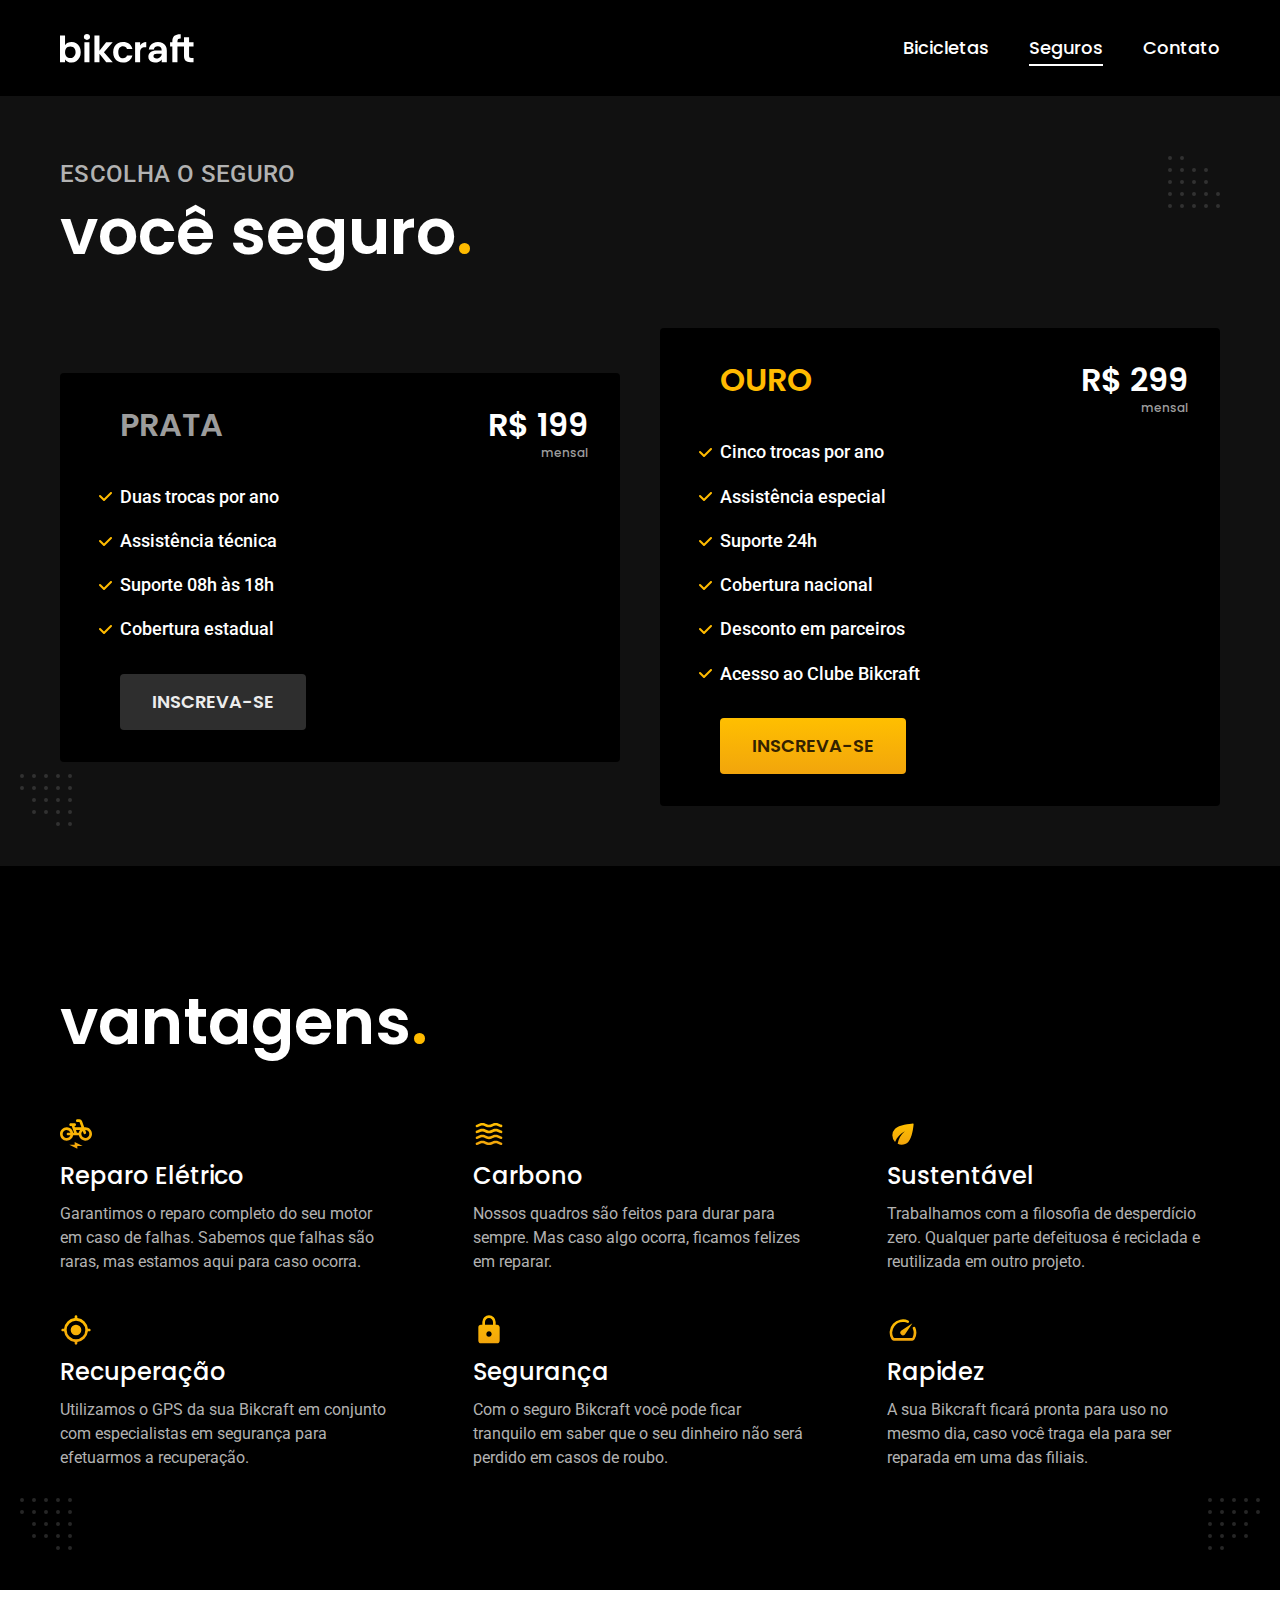
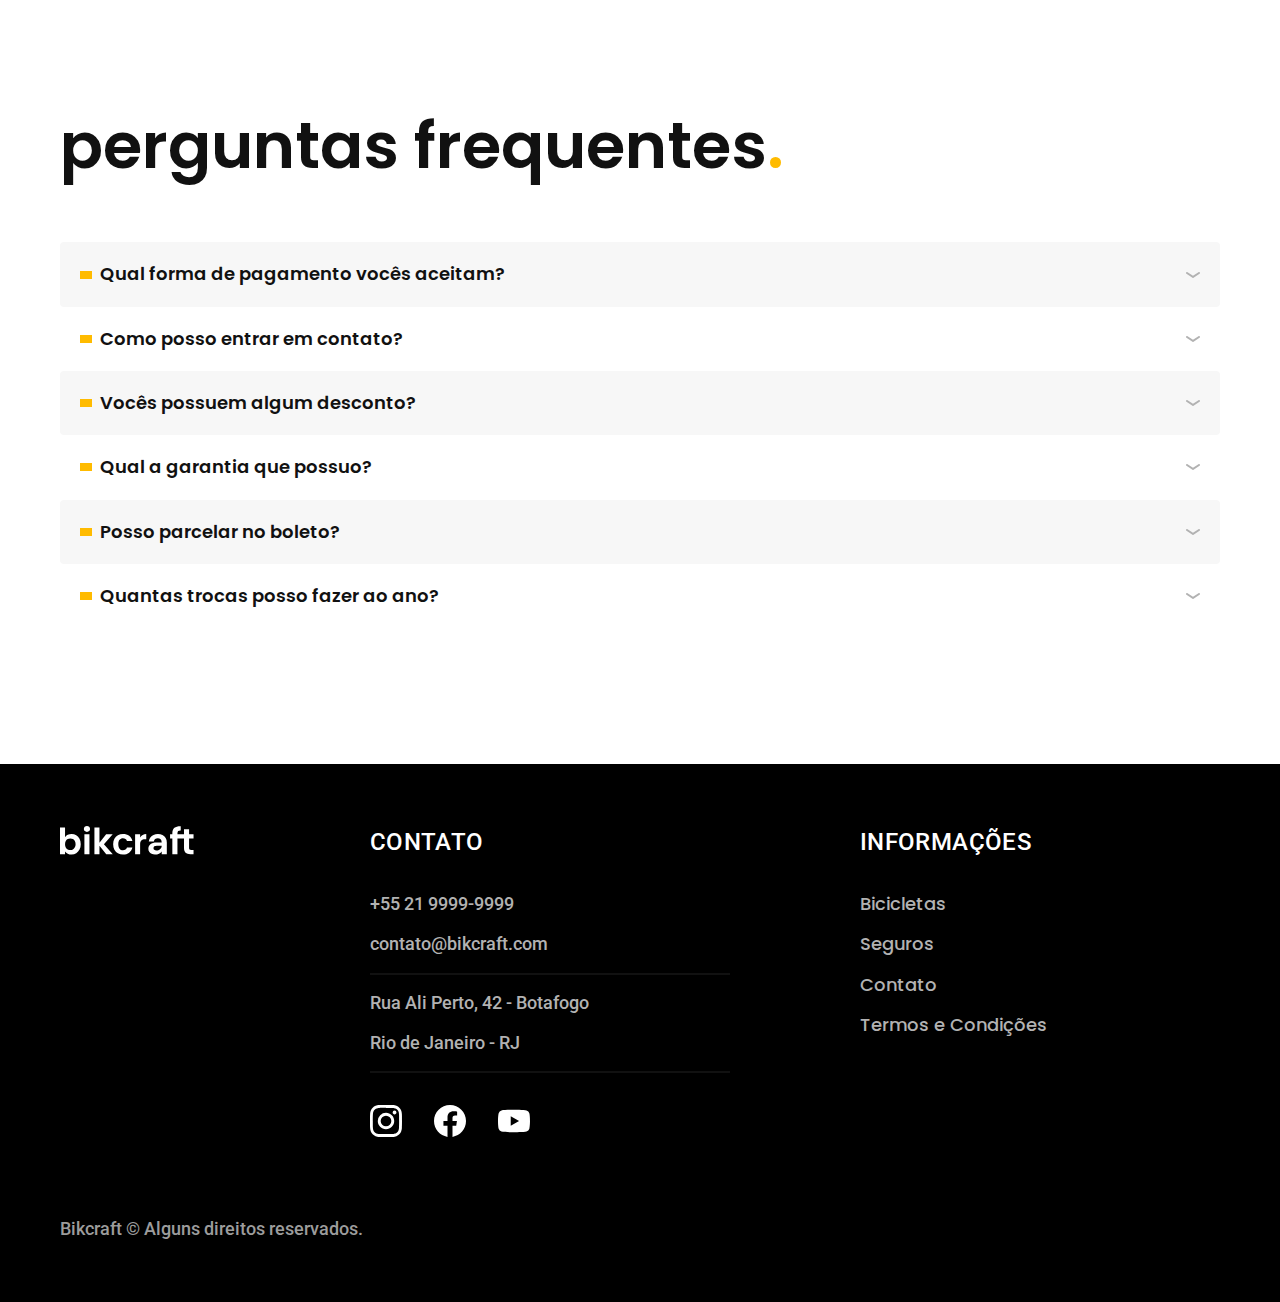
<file: seguros.html>
<!DOCTYPE html>
<html lang="pt-br">

<head>
  <meta charset="UTF-8">
  <meta name="viewport" content="width=device-width, initial-scale=1.0">
  <title>Seguros | Bikcraft</title>
  <meta name="description" content="Bicicletas elétricas de alta precisão e qualidade,  feitas sob medida para o cliente. Explore o mundo na sua velocidade com a Bikcraft.">

  <link rel="icon" href="./favicon.svg" type="image/svg+xml">

  <link href="./css/style.min.css" rel="preload" as="style">
  <link href="./css/style.min.css" rel="stylesheet">

  <link rel="preconnect" href="https://fonts.googleapis.com">
  <link rel="preconnect" href="https://fonts.gstatic.com" crossorigin>
  <link href="https://fonts.googleapis.com/css2?family=Merriweather:ital,wght@1,900&family=Poppins:wght@500;600&family=Roboto:wght@400;500&display=swap" rel="stylesheet">
</head>

<body id="seguros">
  <header class="header-bg">
    <div class="header container">
      <a href="./">
        <img src="./img/bikcraft.svg" alt="Bikcraft" width="136" height="32">
      </a>
      <nav aria-label="primaria">
        <ul class="header-menu font-1-m cor-0">
          <li><a href="./bicicletas.html">Bicicletas</a></li>
          <li><a href="./seguros.html">Seguros</a></li>
          <li><a href="./contato.html">Contato</a></li>
        </ul>
      </nav>
    </div>
  </header>

  <main class="seguros-bg">
    <div class="titulo">
      <div class="container">
        <p class="font-2-l-b cor-5">Escolha o seguro</p>
        <h1 class="font-1-xxl cor-0">você seguro<span class="cor-p1">.</span></h1>
      </div>
    </div>

    <div class="seguros container">
      <div class="seguros-item">
        <h3 class="font-1-xl cor-6">PRATA</h3>
        <span class="font-1-xl cor-0">R$ 199 <span class="font-1-xs cor-6">mensal</span></span>
        <ul class="font-2-m cor-0">
          <li>Duas trocas por ano</li>
          <li>Assistência técnica</li>
          <li>Suporte 08h às 18h</li>
          <li>Cobertura estadual</li>
        </ul>
        <a class="botao secundario" href="./orcamento.html?tipo=seguro&produto=prata">Inscreva-se</a>
      </div>
      <div class="seguros-item">
        <h3 class="font-1-xl cor-p1">OURO</h3>
        <span class="font-1-xl cor-0">R$ 299 <span class="font-1-xs cor-6">mensal</span></span>
        <ul class="font-2-m cor-0">
          <li>Cinco trocas por ano</li>
          <li>Assistência especial</li>
          <li>Suporte 24h</li>
          <li>Cobertura nacional</li>
          <li>Desconto em parceiros</li>
          <li>Acesso ao Clube Bikcraft</li>
        </ul>
        <a class="botao" href="./orcamento.html?tipo=seguro&produto=ouro">Inscreva-se</a>
      </div>
    </div>
  </main>

  <article class="vantagens-bg">
    <div class="vantagens container">
      <h2 class="font-1-xxl cor-0">vantagens<span class="cor-p1">.</span></h2>
      <ul>
        <li>
          <img src="./img/icones/eletrica.svg" alt="">
          <h3 class="font-1-l cor-0">Reparo Elétrico</h3>
          <p class="font-2-s cor-5">Garantimos o reparo completo do seu motor em caso de falhas. Sabemos que falhas são raras, mas estamos aqui para caso ocorra.</p>
        </li>
        <li>
          <img src="./img/icones/carbono.svg" alt="">
          <h3 class="font-1-l cor-0">Carbono</h3>
          <p class="font-2-s cor-5">Nossos quadros são feitos para durar para sempre. Mas caso algo ocorra, ficamos felizes em reparar.</p>
        </li>
        <li>
          <img src="./img/icones/sustentavel.svg" alt="">
          <h3 class="font-1-l cor-0">Sustentável</h3>
          <p class="font-2-s cor-5">Trabalhamos com a filosofia de desperdício zero. Qualquer parte defeituosa é reciclada e reutilizada em outro projeto.</p>
        </li>
        <li>
          <img src="./img/icones/rastreador.svg" alt="">
          <h3 class="font-1-l cor-0">Recuperação</h3>
          <p class="font-2-s cor-5">Utilizamos o GPS da sua Bikcraft em conjunto com especialistas em segurança para efetuarmos a recuperação.</p>
        </li>
        <li>
          <img src="./img/icones/seguro.svg" alt="">
          <h3 class="font-1-l cor-0">Segurança</h3>
          <p class="font-2-s cor-5">Com o seguro Bikcraft você pode ficar tranquilo em saber que o seu dinheiro não será perdido em casos de roubo.</p>
        </li>
        <li>
          <img src="./img/icones/velocidade.svg" alt="">
          <h3 class="font-1-l cor-0">Rapidez</h3>
          <p class="font-2-s cor-5">A sua Bikcraft ficará pronta para uso no mesmo dia, caso você traga ela para ser reparada em uma das filiais.</p>
        </li>
      </ul>
    </div>
  </article>

  <article class="perguntas container">
    <h2 class="font-1-xxl">perguntas frequentes<span class="cor-p1">.</span></h2>
    <dl>
      <div>
        <dt class="font-1-m-b">Qual forma de pagamento vocês aceitam?</dt>
        <dd class="font-2-s cor-9">Aceitamos pagamentos parcelados em todos os cartões de crédito. Para pagamentos à vista também aceitarmos PIX e Boleto através do PagSeguro.</dd>
      </div>
      <div>
        <dt class="font-1-m-b">Como posso entrar em contato?</dt>
        <dd class="font-2-s cor-9">Aceitamos pagamentos parcelados em todos os cartões de crédito. Para pagamentos à vista também aceitarmos PIX e Boleto através do PagSeguro.</dd>
      </div>
      <div>
        <dt class="font-1-m-b">Vocês possuem algum desconto?</dt>
        <dd class="font-2-s cor-9">Aceitamos pagamentos parcelados em todos os cartões de crédito. Para pagamentos à vista também aceitarmos PIX e Boleto através do PagSeguro.</dd>
      </div>
      <div>
        <dt class="font-1-m-b">Qual a garantia que possuo?</dt>
        <dd class="font-2-s cor-9">Aceitamos pagamentos parcelados em todos os cartões de crédito. Para pagamentos à vista também aceitarmos PIX e Boleto através do PagSeguro.</dd>
      </div>
      <div>
        <dt class="font-1-m-b">Posso parcelar no boleto?</dt>
        <dd class="font-2-s cor-9">Aceitamos pagamentos parcelados em todos os cartões de crédito. Para pagamentos à vista também aceitarmos PIX e Boleto através do PagSeguro.</dd>
      </div>
      <div>
        <dt class="font-1-m-b">Quantas trocas posso fazer ao ano?</dt>
        <dd class="font-2-s cor-9">Aceitamos pagamentos parcelados em todos os cartões de crédito. Para pagamentos à vista também aceitarmos PIX e Boleto através do PagSeguro.</dd>
      </div>
    </dl>
  </article>

  <footer class="footer-bg">
    <div class="footer container">
      <img src="./img/bikcraft.svg" alt="Bikcraft">
      <div class="footer-contato">
        <h3 class="font-2-l-b cor-0">Contato</h3>
        <ul class="font-2-m cor-5">
          <li>+55 21 9999-9999</li>
          <li>contato@bikcraft.com</li>
          <li>Rua Ali Perto, 42 - Botafogo</li>
          <li>Rio de Janeiro - RJ</li>
        </ul>
        <div class="footer-redes">
          <a href="./"><img src="./img/redes/instagram.svg" alt="Instagram"></a>
          <a href="./"><img src="./img/redes/facebook.svg" alt="Facebook"></a>
          <a href="./"><img src="./img/redes/youtube.svg" alt="Youtube"></a>
        </div>
      </div>
      <div class="footer-informacoes">
        <h3 class="font-2-l-b cor-0">Informações</h3>
        <nav>
          <ul class="font-1-m cor-5">
            <li><a href="./bicicletas.html">Bicicletas</a></li>
            <li><a href="./seguros.html">Seguros</a></li>
            <li><a href="./contato.html">Contato</a></li>
            <li><a href="./termos.html">Termos e Condições</a></li>
          </ul>
        </nav>
      </div>
      <p class="font-2-m cor-6 footer-copy">Bikcraft © Alguns direitos reservados.</p>
    </div>
  </footer>

  <script src="./js/script.js"></script>
  <script src="./js/simple-anime.js"></script>
</body>

</html>
</file>
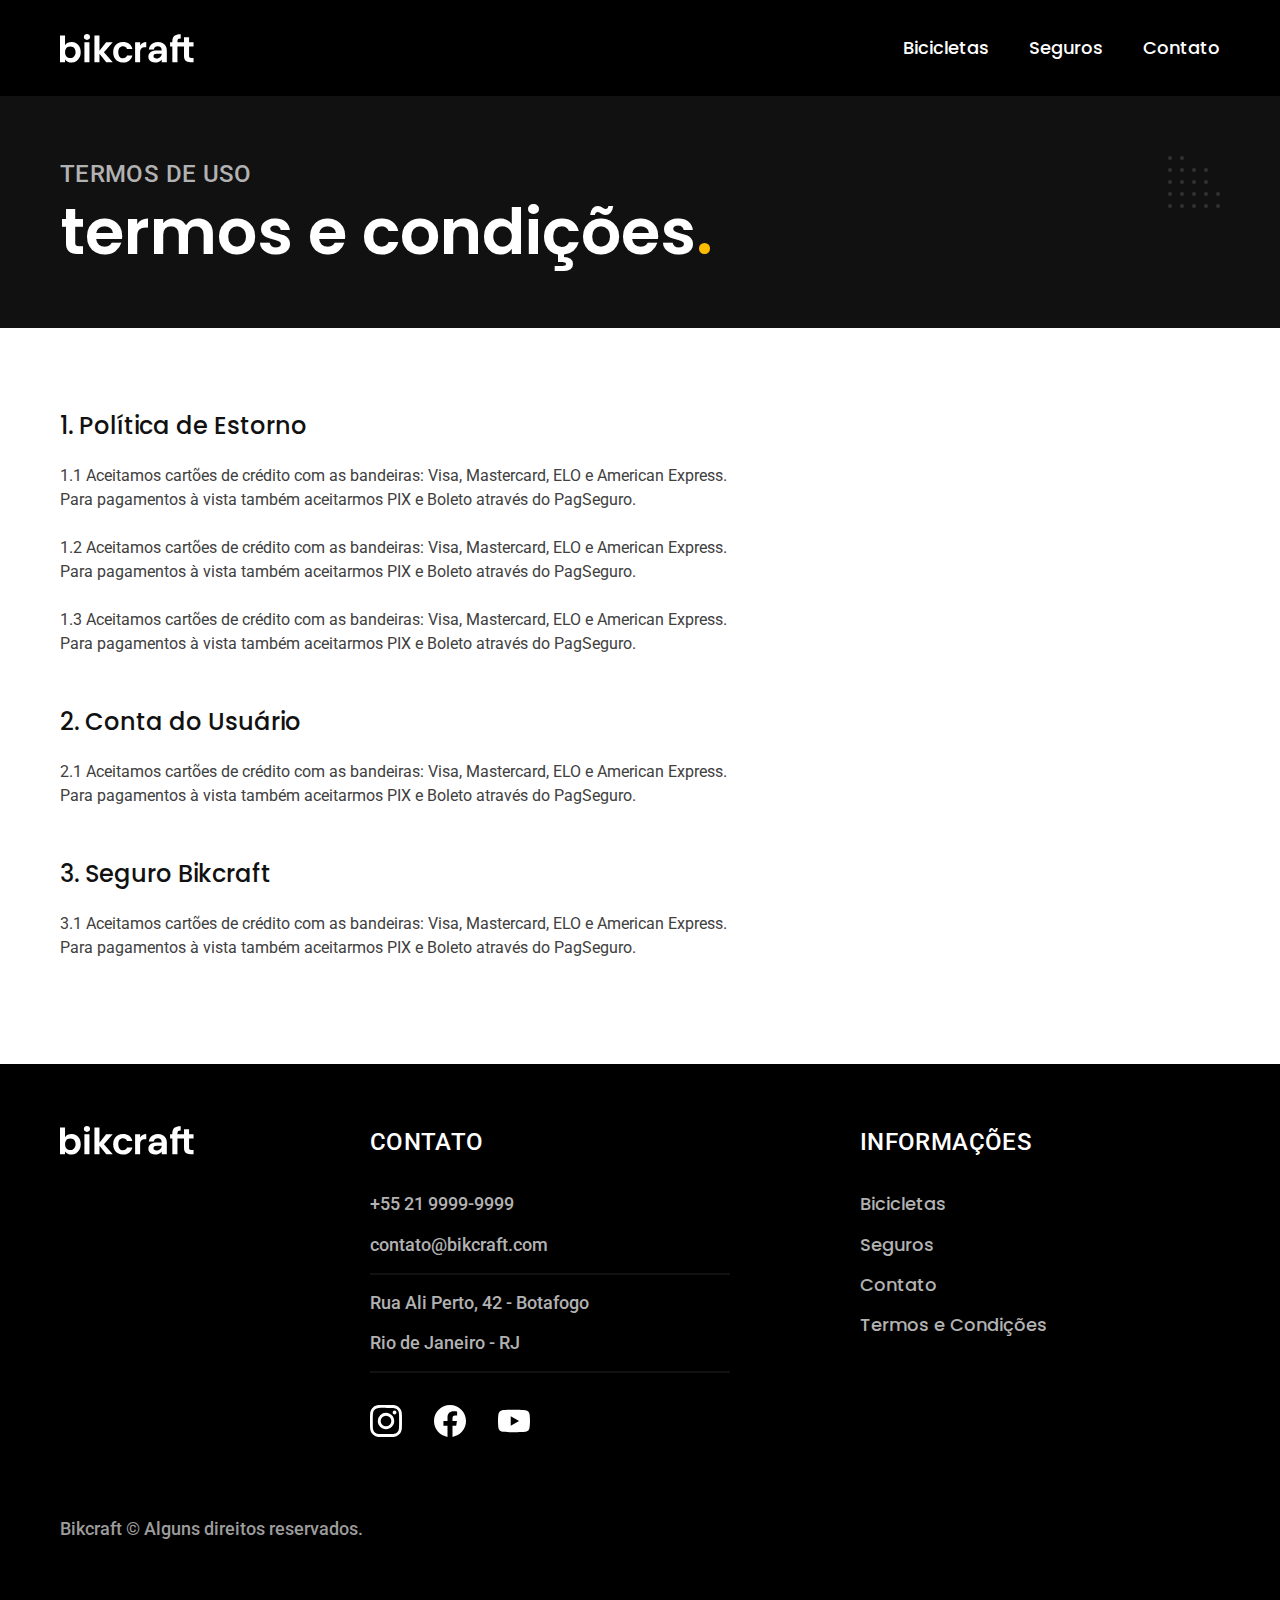
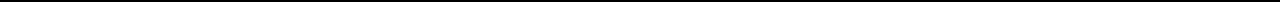
<file: termos.html>
<!DOCTYPE html>
<html lang="pt-br">

<head>
  <meta charset="UTF-8">
  <meta name="viewport" content="width=device-width, initial-scale=1.0">
  <title>Termos e Condições | Bikcraft</title>
  <meta name="description" content="Bicicletas elétricas de alta precisão e qualidade,  feitas sob medida para o cliente. Explore o mundo na sua velocidade com a Bikcraft.">

  <link rel="icon" href="./favicon.svg" type="image/svg+xml">

  <link href="./css/style.min.css" rel="preload" as="style">
  <link href="./css/style.min.css" rel="stylesheet">

  <link rel="preconnect" href="https://fonts.googleapis.com">
  <link rel="preconnect" href="https://fonts.gstatic.com" crossorigin>
  <link href="https://fonts.googleapis.com/css2?family=Merriweather:ital,wght@1,900&family=Poppins:wght@500;600&family=Roboto:wght@400;500&display=swap" rel="stylesheet">
</head>

<body id="termos">
  <header class="header-bg">
    <div class="header container">
      <a href="./">
        <img src="./img/bikcraft.svg" alt="Bikcraft" width="136" height="32">
      </a>
      <nav aria-label="primaria">
        <ul class="header-menu font-1-m cor-0">
          <li><a href="./bicicletas.html">Bicicletas</a></li>
          <li><a href="./seguros.html">Seguros</a></li>
          <li><a href="./contato.html">Contato</a></li>
        </ul>
      </nav>
    </div>
  </header>

  <main>
    <div class="titulo">
      <div class="container">
        <p class="font-2-l-b cor-5">Termos de uso</p>
        <h1 class="font-1-xxl cor-0">termos e condições<span class="cor-p1">.</span></h1>
      </div>
    </div>

    <div class="termos font-2-s cor-10 container">
      <h2 class="font-1-l cor-11">1. Política de Estorno</h2>
      <p>1.1 Aceitamos cartões de crédito com as bandeiras: Visa, Mastercard, ELO e American Express. Para pagamentos à vista também aceitarmos PIX e Boleto através do PagSeguro.</p>
      <p>1.2 Aceitamos cartões de crédito com as bandeiras: Visa, Mastercard, ELO e American Express. Para pagamentos à vista também aceitarmos PIX e Boleto através do PagSeguro.</p>
      <p>1.3 Aceitamos cartões de crédito com as bandeiras: Visa, Mastercard, ELO e American Express. Para pagamentos à vista também aceitarmos PIX e Boleto através do PagSeguro.</p>
      <h2 class="font-1-l cor-11">2. Conta do Usuário</h2>
      <p>2.1 Aceitamos cartões de crédito com as bandeiras: Visa, Mastercard, ELO e American Express. Para pagamentos à vista também aceitarmos PIX e Boleto através do PagSeguro.</p>
      <h2 class="font-1-l cor-11">3. Seguro Bikcraft</h2>
      <p>3.1 Aceitamos cartões de crédito com as bandeiras: Visa, Mastercard, ELO e American Express. Para pagamentos à vista também aceitarmos PIX e Boleto através do PagSeguro.</p>
    </div>
  </main>

  <footer class="footer-bg">
    <div class="footer container">
      <img src="./img/bikcraft.svg" alt="Bikcraft">
      <div class="footer-contato">
        <h3 class="font-2-l-b cor-0">Contato</h3>
        <ul class="font-2-m cor-5">
          <li>+55 21 9999-9999</li>
          <li>contato@bikcraft.com</li>
          <li>Rua Ali Perto, 42 - Botafogo</li>
          <li>Rio de Janeiro - RJ</li>
        </ul>
        <div class="footer-redes">
          <a href="./"><img src="./img/redes/instagram.svg" alt="Instagram"></a>
          <a href="./"><img src="./img/redes/facebook.svg" alt="Facebook"></a>
          <a href="./"><img src="./img/redes/youtube.svg" alt="Youtube"></a>
        </div>
      </div>
      <div class="footer-informacoes">
        <h3 class="font-2-l-b cor-0">Informações</h3>
        <nav>
          <ul class="font-1-m cor-5">
            <li><a href="./bicicletas.html">Bicicletas</a></li>
            <li><a href="./seguros.html">Seguros</a></li>
            <li><a href="./contato.html">Contato</a></li>
            <li><a href="./termos.html">Termos e Condições</a></li>
          </ul>
        </nav>
      </div>
      <p class="font-2-m cor-6 footer-copy">Bikcraft © Alguns direitos reservados.</p>
    </div>
  </footer>

  <script src="./js/script.js"></script>
  <script src="./js/simple-anime.js"></script>
</body>

</html>
</file>
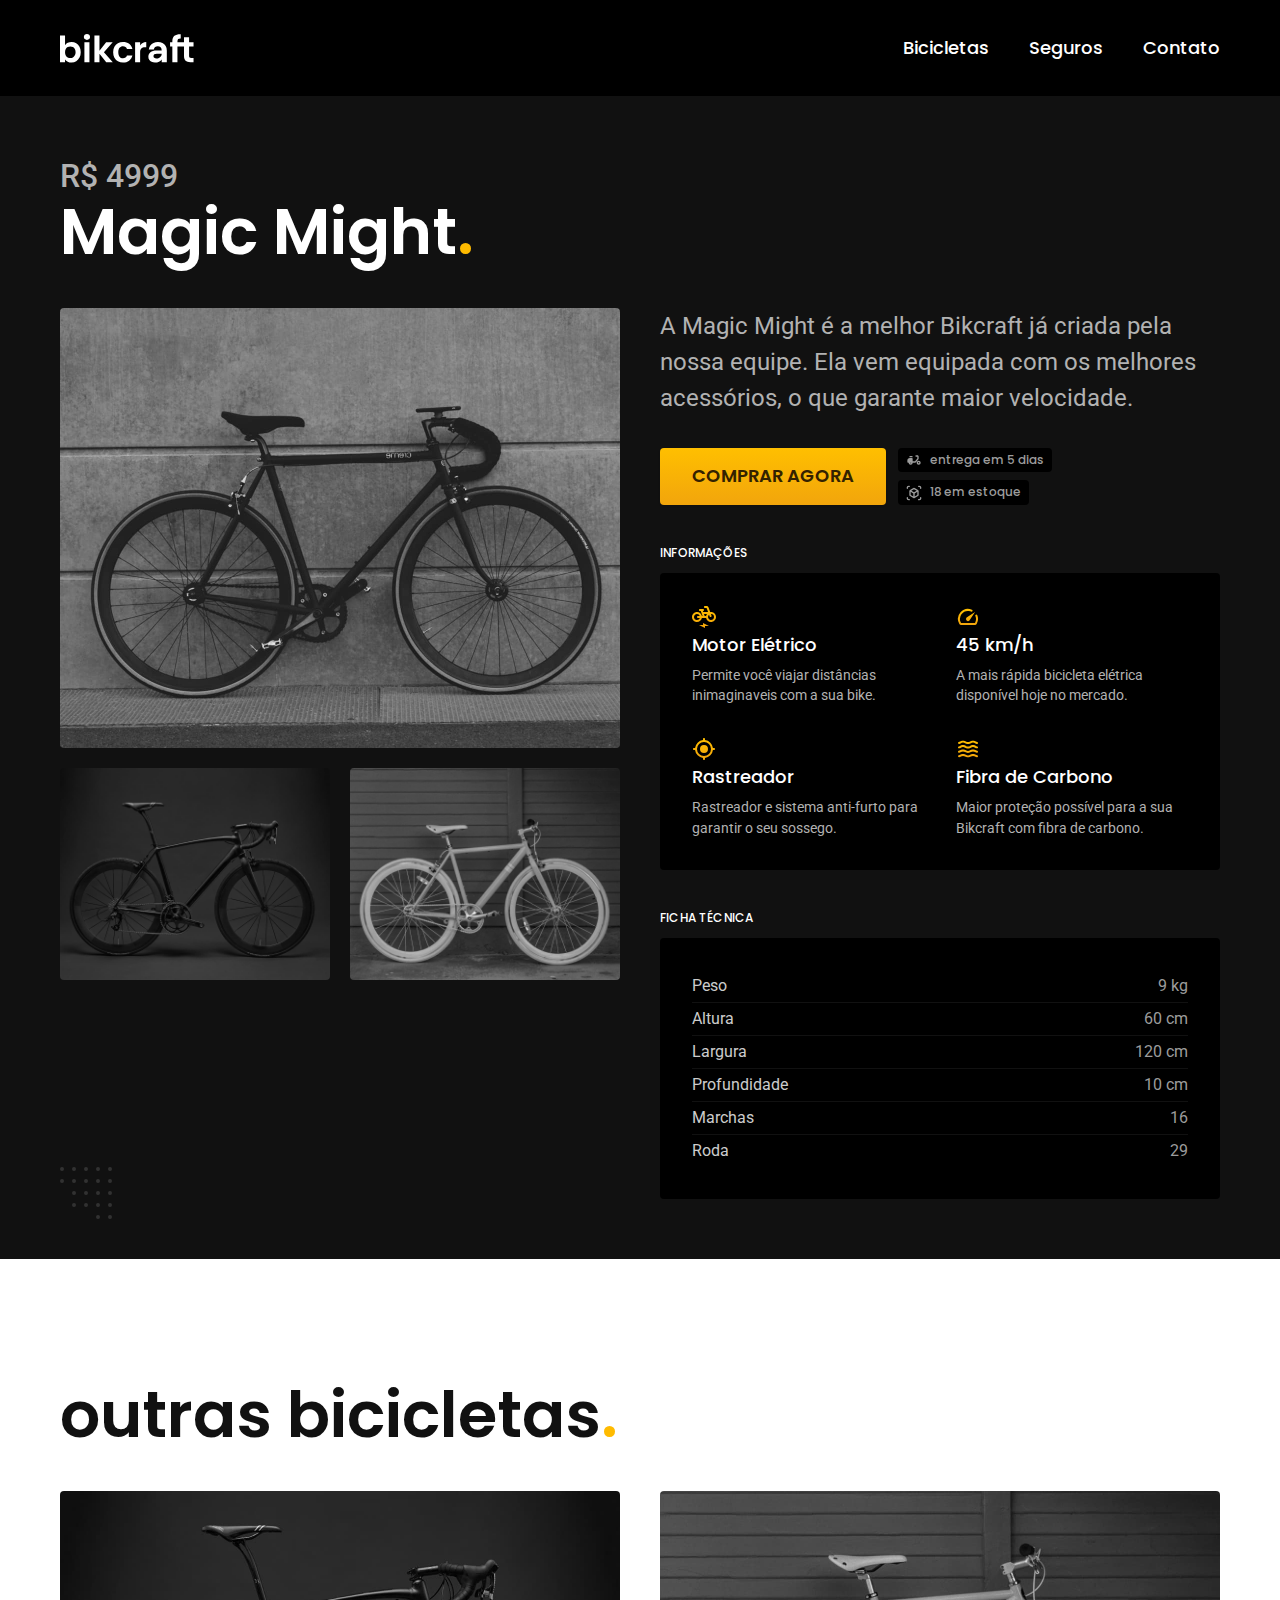
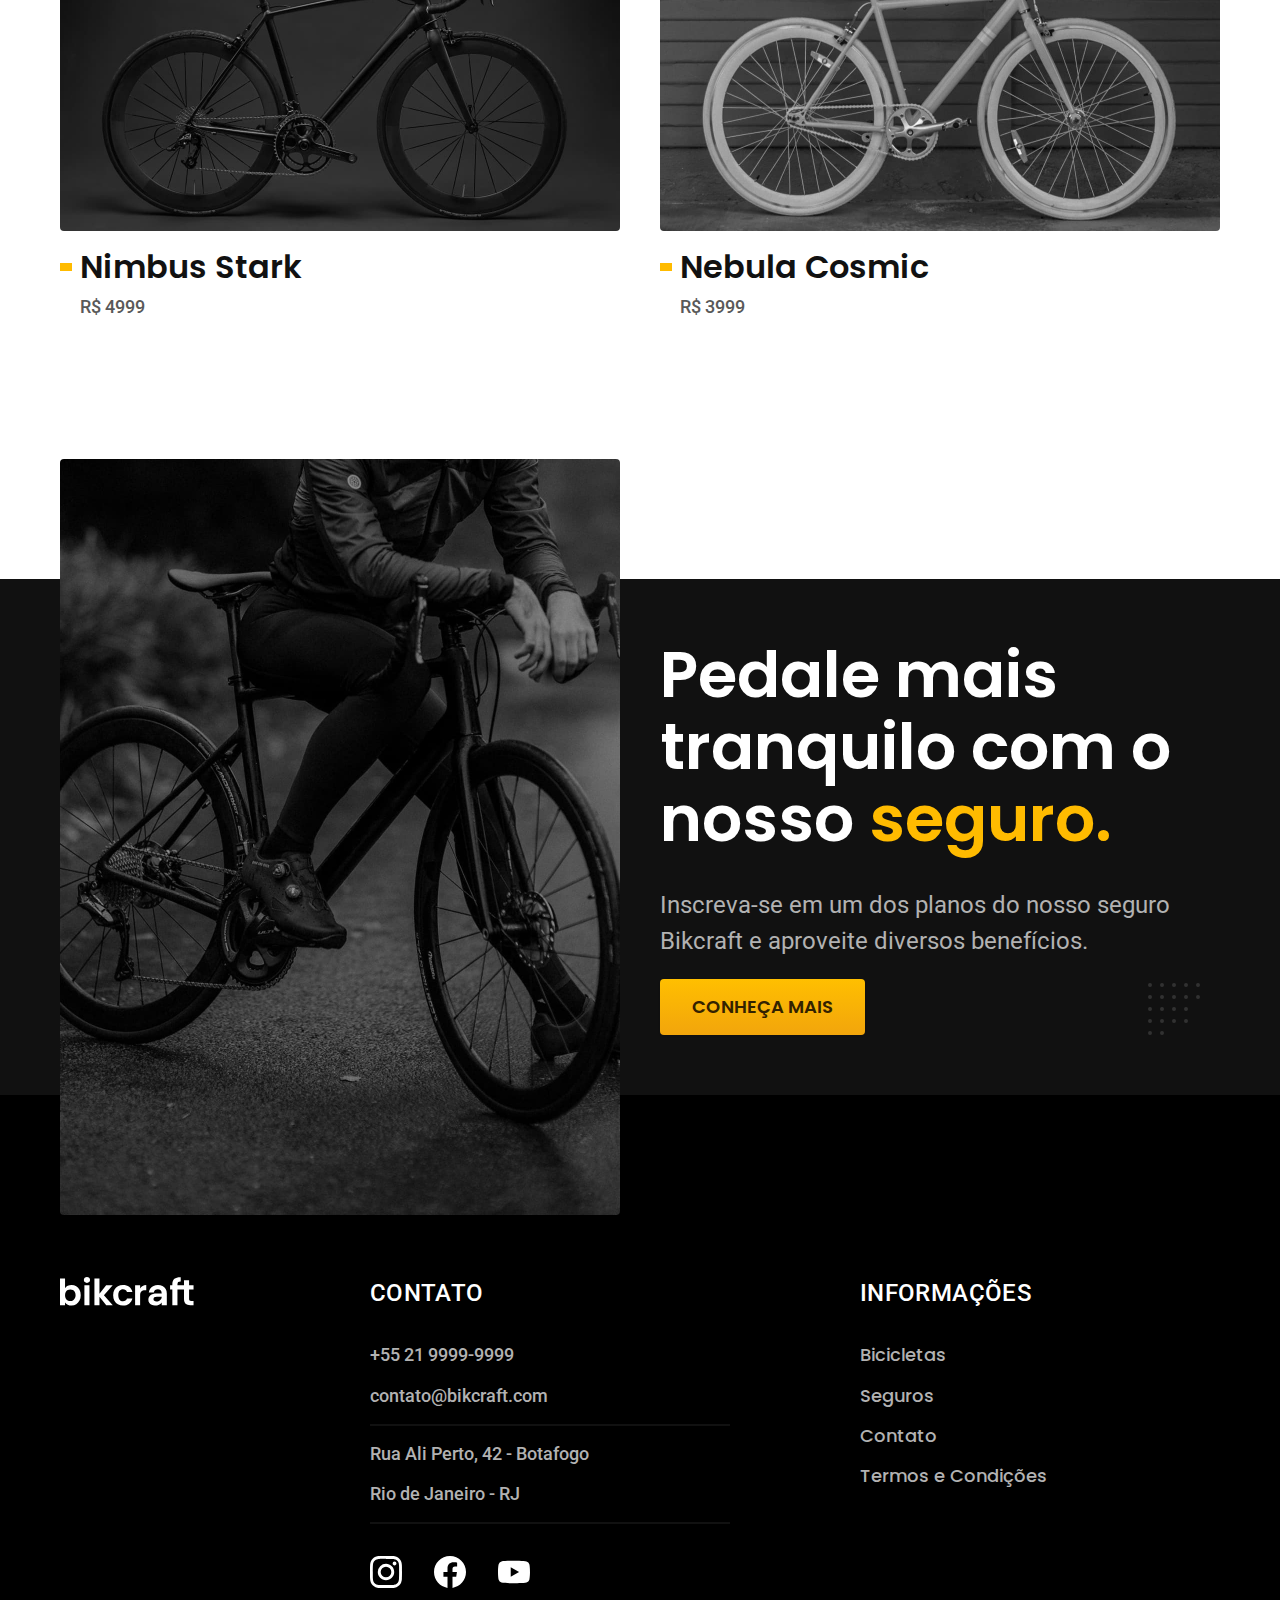
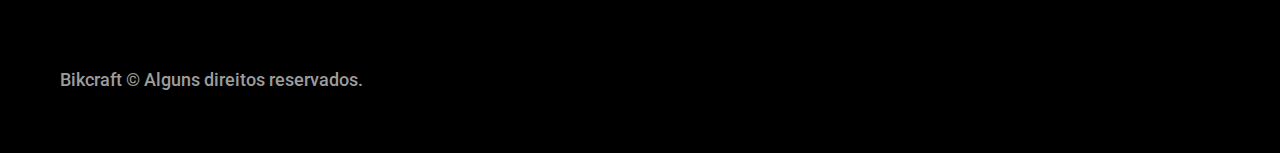
<file: bicicletas/magic.html>
<!DOCTYPE html>
<html lang="pt-br">

<head>
  <meta charset="UTF-8">
  <meta name="viewport" content="width=device-width, initial-scale=1.0">
  <title>Magic | Bikcraft</title>
  <meta name="description" content="Bicicletas elétricas de alta precisão e qualidade, feitas sob medida para o cliente. Explore o mundo na sua velocidade com a Bikcraft.">

  <link rel="icon" href="./favicon.svg" type="image/svg+xml">

  <link href="../css/style.min.css" rel="preload" as="style">
  <link href="../css/style.min.css" rel="stylesheet">

  <link rel="preconnect" href="https://fonts.googleapis.com">
  <link rel="preconnect" href="https://fonts.gstatic.com" crossorigin>
  <link href="https://fonts.googleapis.com/css2?family=Merriweather:ital,wght@1,900&family=Poppins:wght@500;600&family=Roboto:wght@400;500&display=swap" rel="stylesheet">
</head>

<body id="bicicleta">
  <header class="header-bg">
    <div class="header container">
      <a href="../">
        <img src="../img/bikcraft.svg" alt="Bikcraft" width="136" height="32">
      </a>
      <nav aria-label="primaria">
        <ul class="header-menu font-1-m cor-0">
          <li><a href="../bicicletas.html">Bicicletas</a></li>
          <li><a href="../seguros.html">Seguros</a></li>
          <li><a href="../contato.html">Contato</a></li>
        </ul>
      </nav>
    </div>
  </header>

  <main class="bicicleta-bg">
    <div class="bicicleta container">
      <div class="bicicleta-titulo">
        <span class="font-2-xl cor-5">R$ 4999</span>
        <h1 class="font-1-xxl cor-0">Magic Might<span class="cor-p1">.</span></h1>
      </div>
      <div class="bicicleta-imagens">
        <img src="../img/bicicleta/nimbus2.jpg" alt="Bicicleta preta" width="560" height="440">
        <img src="../img/bicicleta/nimbus1.jpg" alt="Bicicleta preta" width="560" height="440">
        <img src="../img/bicicleta/nimbus3.jpg" alt="Bicicleta branca" width="560" height="440">
      </div>
      <div class="bicicleta-conteudo">
        <p class="font-2-l cor-5">A Magic Might é a melhor Bikcraft já criada pela nossa equipe. Ela vem equipada com os melhores acessórios, o que garante maior velocidade.</p>
        <div class="bicicleta-comprar">
          <a class="botao" href="../orcamento.html?tipo=bikcraft&produto=magic">Comprar Agora</a>
          <span class="font-1-xs cor-6"><img src="../img/icones/entrega.svg" alt=""> entrega em 5 dias</span>
          <span class="font-1-xs cor-6"><img src="../img/icones/estoque.svg" alt=""> 18 em estoque</span>
        </div>
        <h2 class="font-1-xs cor-0">Informações</h2>
        <ul class="bicicleta-informacoes">
          <li>
            <img src="../img/icones/eletrica.svg" alt="">
            <h3 class="font-1-m cor-0">Motor Elétrico</h3>
            <p class="font-2-xs cor-5">Permite você viajar distâncias inimaginaveis com a sua bike.</p>
          </li>
          <li>
            <img src="../img/icones/velocidade.svg" alt="">
            <h3 class="font-1-m cor-0">45 km/h</h3>
            <p class="font-2-xs cor-5">A mais rápida bicicleta elétrica disponível hoje no mercado.</p>
          </li>
          <li>
            <img src="../img/icones/rastreador.svg" alt="">
            <h3 class="font-1-m cor-0">Rastreador</h3>
            <p class="font-2-xs cor-5">Rastreador e sistema anti-furto para garantir o seu sossego.</p>
          </li>
          <li>
            <img src="../img/icones/carbono.svg" alt="">
            <h3 class="font-1-m cor-0">Fibra de Carbono</h3>
            <p class="font-2-xs cor-5">Maior proteção possível para a sua Bikcraft com fibra de carbono.</p>
          </li>
        </ul>
        <h2 class="font-1-xs cor-0">Ficha Técnica</h2>
        <ul class="bicicleta-ficha font-2-s cor-4">
          <li>Peso <span>9 kg</span></li>
          <li>Altura <span>60 cm</span></li>
          <li>Largura <span>120 cm</span></li>
          <li>Profundidade <span>10 cm</span></li>
          <li>Marchas <span>16</span></li>
          <li>Roda <span>29</span></li>
        </ul>
      </div>
    </div>
  </main>

  <article class="bicicletas-lista container">
    <h2 class="font-1-xxl">outras bicicletas<span class="cor-p1">.</span></h2>
    <ul>
      <li>
        <a href="./nimbus.html">
          <img src="../img/bicicletas/nimbus.jpg" alt="Bicicleta preta">
          <h3 class="font-1-xl">Nimbus Stark</h3>
          <span class="font-2-m cor-8">R$ 4999</span>
        </a>
      </li>
      <li>
        <a href="./nebula.html">
          <img src="../img/bicicletas/nebula.jpg" alt="Bicicleta branca">
          <h3 class="font-1-xl">Nebula Cosmic</h3>
          <span class="font-2-m cor-8">R$ 3999</span>
        </a>
      </li>
    </ul>
  </article>

  <article class="seguro-bg">
    <div class="seguro container">
      <div class="seguro-imagem">
        <img src="../img/fotos/seguros.jpg" alt="Pessoa parada em cima de uma bicicleta">
      </div>
      <div class="seguro-conteudo">
        <h2 class="font-1-xxl cor-0">Pedale mais tranquilo com o nosso <span class="cor-p1">seguro.</span></h2>
        <p class="font-2-l cor-5">Inscreva-se em um dos planos do nosso seguro Bikcraft e aproveite diversos benefícios.</p>
        <a class="botao" href="../seguros.html">Conheça Mais</a>
      </div>
    </div>
  </article>

  <footer class="footer-bg">
    <div class="footer container">
      <img src="../img/bikcraft.svg" alt="Bikcraft">
      <div class="footer-contato">
        <h3 class="font-2-l-b cor-0">Contato</h3>
        <ul class="font-2-m cor-5">
          <li>+55 21 9999-9999</li>
          <li>contato@bikcraft.com</li>
          <li>Rua Ali Perto, 42 - Botafogo</li>
          <li>Rio de Janeiro - RJ</li>
        </ul>
        <div class="footer-redes">
          <a href="./"><img src="../img/redes/instagram.svg" alt="Instagram"></a>
          <a href="./"><img src="../img/redes/facebook.svg" alt="Facebook"></a>
          <a href="./"><img src="../img/redes/youtube.svg" alt="Youtube"></a>
        </div>
      </div>
      <div class="footer-informacoes">
        <h3 class="font-2-l-b cor-0">Informações</h3>
        <nav>
          <ul class="font-1-m cor-5">
            <li><a href="../bicicletas.html">Bicicletas</a></li>
            <li><a href="../seguros.html">Seguros</a></li>
            <li><a href="../contato.html">Contato</a></li>
            <li><a href="../termos.html">Termos e Condições</a></li>
          </ul>
        </nav>
      </div>
      <p class="font-2-m cor-6 footer-copy">Bikcraft © Alguns direitos reservados.</p>
    </div>
  </footer>


  <script src="../js/script.js"></script>
  <script src="../js/simple-anime.js"></script>
</body>

</html>
</file>
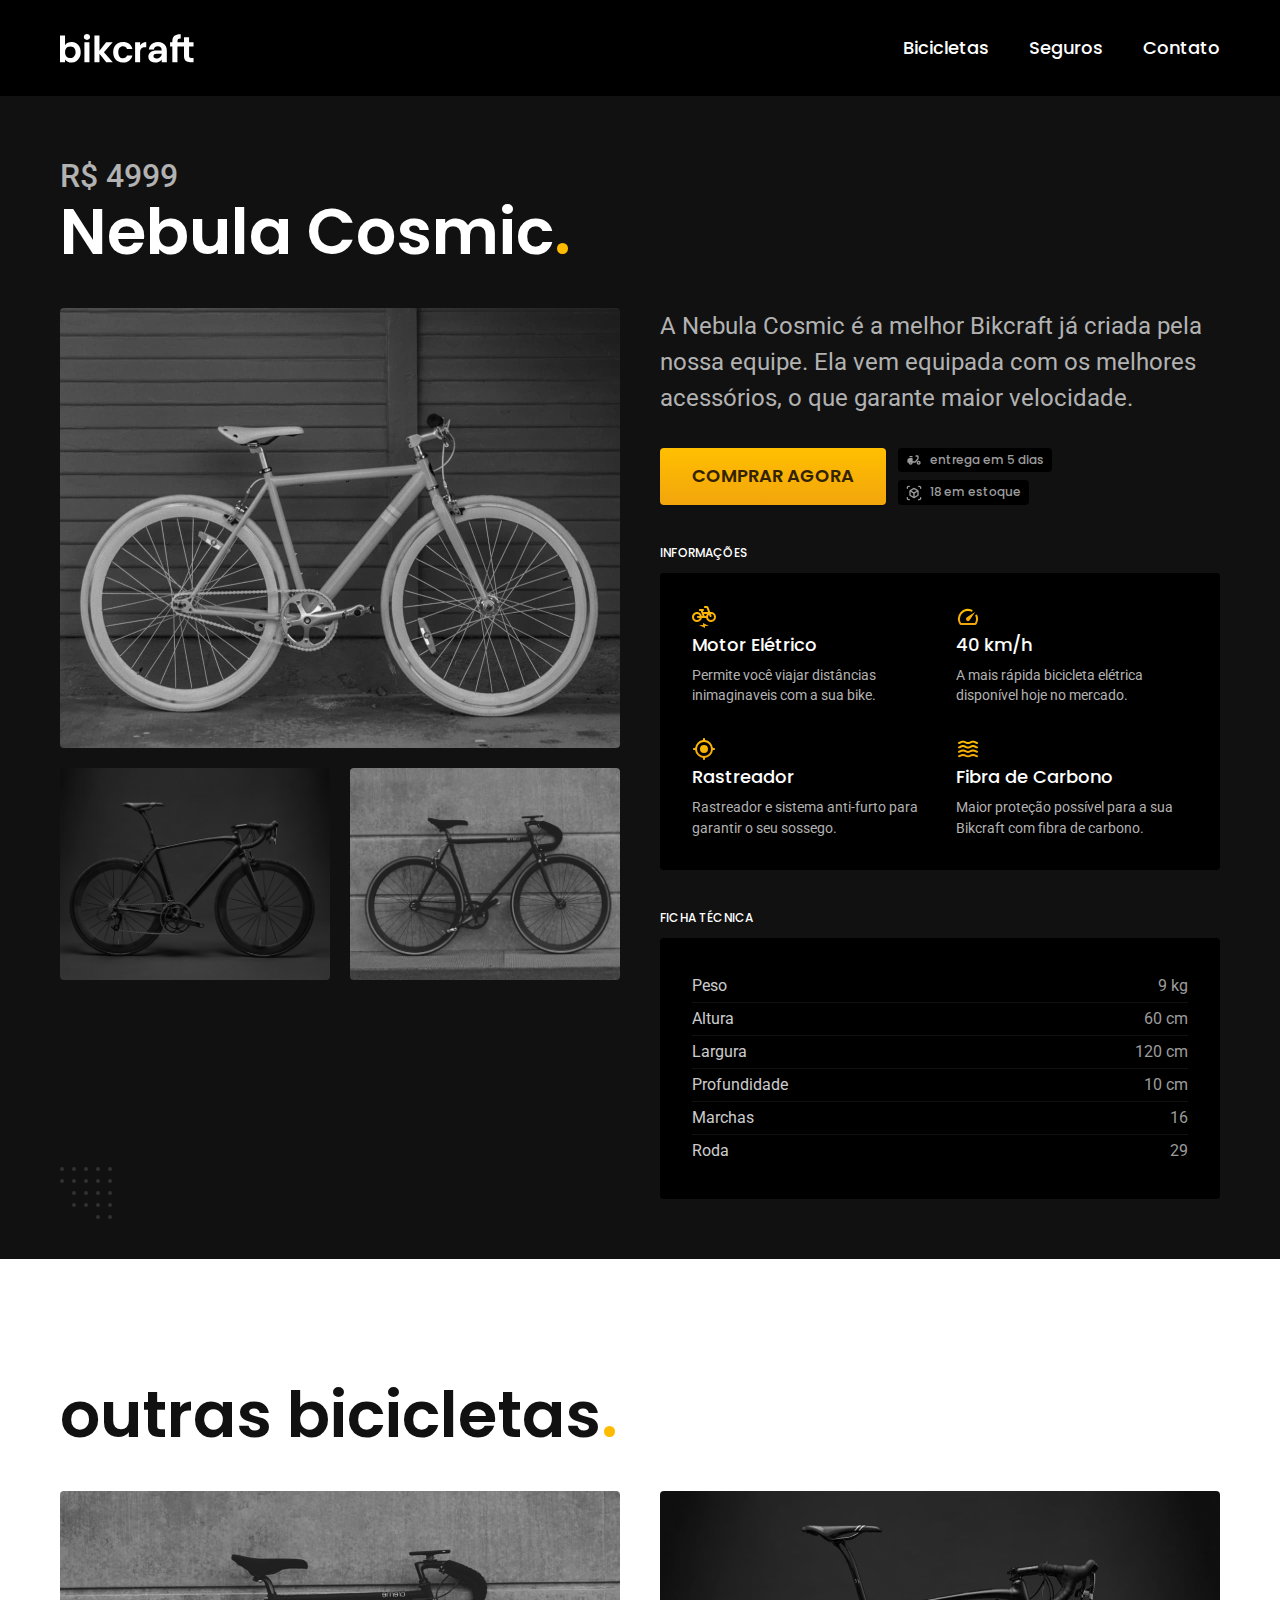
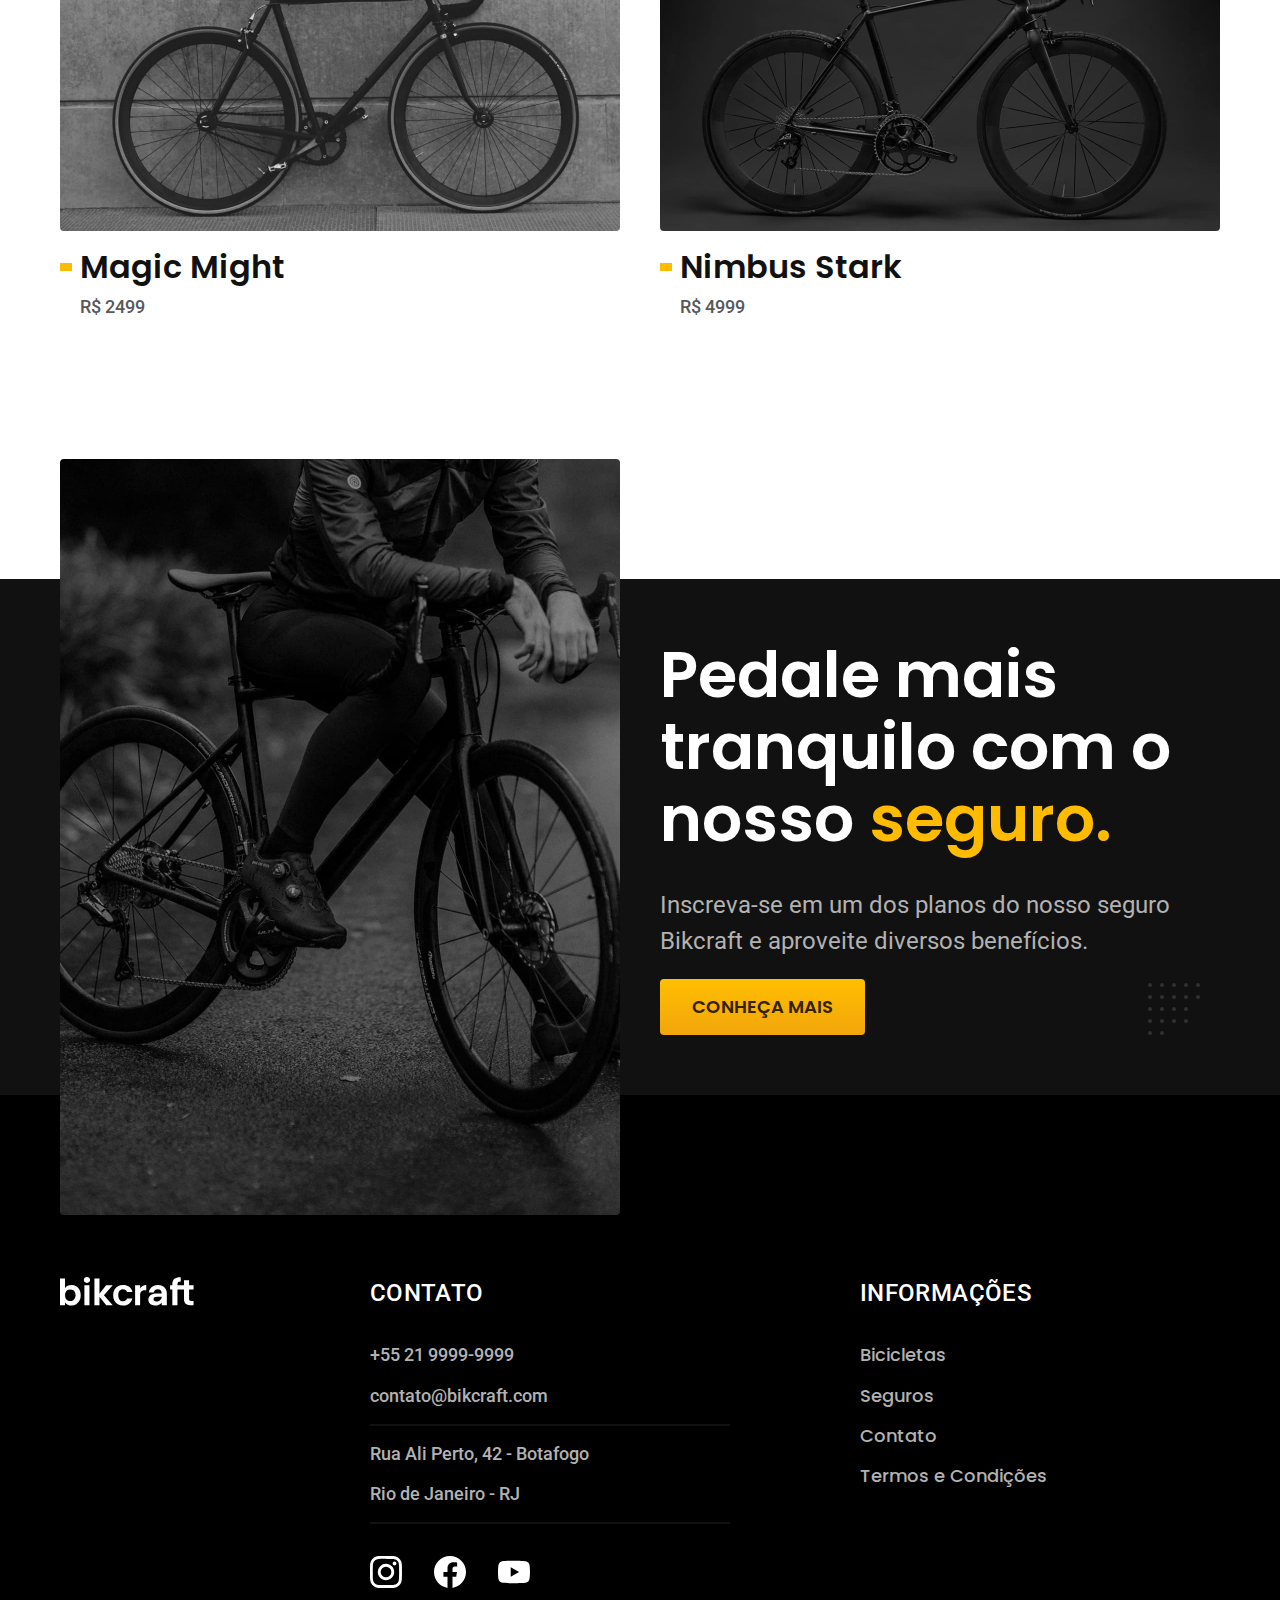
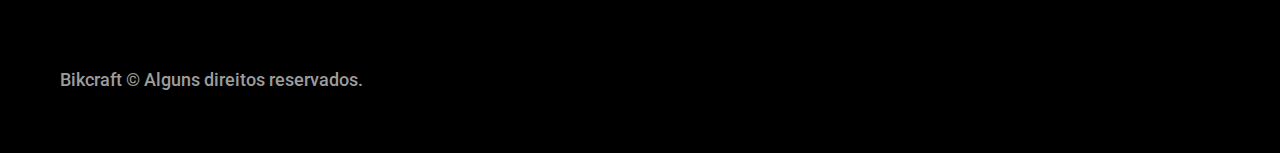
<file: bicicletas/nebula.html>
<!DOCTYPE html>
<html lang="pt-br">

<head>
  <meta charset="UTF-8">
  <meta name="viewport" content="width=device-width, initial-scale=1.0">
  <title>Nebula | Bikcraft</title>
  <meta name="description" content="Bicicletas elétricas de alta precisão e qualidade,  feitas sob medida para o cliente. Explore o mundo na sua velocidade com a Bikcraft.">

  <link rel="icon" href="./favicon.svg" type="image/svg+xml">

  <link href="../css/style.min.css" rel="preload" as="style">
  <link href="../css/style.min.css" rel="stylesheet">

  <link rel="preconnect" href="https://fonts.googleapis.com">
  <link rel="preconnect" href="https://fonts.gstatic.com" crossorigin>
  <link href="https://fonts.googleapis.com/css2?family=Merriweather:ital,wght@1,900&family=Poppins:wght@500;600&family=Roboto:wght@400;500&display=swap" rel="stylesheet">
</head>

<body id="bicicleta">
  <header class="header-bg">
    <div class="header container">
      <a href="../">
        <img src="../img/bikcraft.svg" alt="Bikcraft" width="136" height="32">
      </a>
      <nav aria-label="primaria">
        <ul class="header-menu font-1-m cor-0">
          <li><a href="../bicicletas.html">Bicicletas</a></li>
          <li><a href="../seguros.html">Seguros</a></li>
          <li><a href="../contato.html">Contato</a></li>
        </ul>
      </nav>
    </div>
  </header>

  <main class="bicicleta-bg">
    <div class="bicicleta container">
      <div class="bicicleta-titulo">
        <span class="font-2-xl cor-5">R$ 4999</span>
        <h1 class="font-1-xxl cor-0">Nebula Cosmic<span class="cor-p1">.</span></h1>
      </div>
      <div class="bicicleta-imagens">
        <img src="../img/bicicleta/nimbus3.jpg" alt="Bicicleta branca" width="560" height="440">
        <img src="../img/bicicleta/nimbus1.jpg" alt="Bicicleta preta" width="1120" height="880">
        <img src="../img/bicicleta/nimbus2.jpg" alt="Bicicleta preta" width="560" height="440">
      </div>
      <div class="bicicleta-conteudo">
        <p class="font-2-l cor-5">A Nebula Cosmic é a melhor Bikcraft já criada pela nossa equipe. Ela vem equipada com os melhores acessórios, o que garante maior velocidade.</p>
        <div class="bicicleta-comprar">
          <a class="botao" href="../orcamento.html?tipo=bikcraft&produto=nebula">Comprar Agora</a>
          <span class="font-1-xs cor-6"><img src="../img/icones/entrega.svg" alt=""> entrega em 5 dias</span>
          <span class="font-1-xs cor-6"><img src="../img/icones/estoque.svg" alt=""> 18 em estoque</span>
        </div>
        <h2 class="font-1-xs cor-0">Informações</h2>
        <ul class="bicicleta-informacoes">
          <li>
            <img src="../img/icones/eletrica.svg" alt="">
            <h3 class="font-1-m cor-0">Motor Elétrico</h3>
            <p class="font-2-xs cor-5">Permite você viajar distâncias inimaginaveis com a sua bike.</p>
          </li>
          <li>
            <img src="../img/icones/velocidade.svg" alt="">
            <h3 class="font-1-m cor-0">40 km/h</h3>
            <p class="font-2-xs cor-5">A mais rápida bicicleta elétrica disponível hoje no mercado.</p>
          </li>
          <li>
            <img src="../img/icones/rastreador.svg" alt="">
            <h3 class="font-1-m cor-0">Rastreador</h3>
            <p class="font-2-xs cor-5">Rastreador e sistema anti-furto para garantir o seu sossego.</p>
          </li>
          <li>
            <img src="../img/icones/carbono.svg" alt="">
            <h3 class="font-1-m cor-0">Fibra de Carbono</h3>
            <p class="font-2-xs cor-5">Maior proteção possível para a sua Bikcraft com fibra de carbono.</p>
          </li>
        </ul>
        <h2 class="font-1-xs cor-0">Ficha Técnica</h2>
        <ul class="bicicleta-ficha font-2-s cor-4">
          <li>Peso <span>9 kg</span></li>
          <li>Altura <span>60 cm</span></li>
          <li>Largura <span>120 cm</span></li>
          <li>Profundidade <span>10 cm</span></li>
          <li>Marchas <span>16</span></li>
          <li>Roda <span>29</span></li>
        </ul>
      </div>
    </div>
  </main>

  <article class="bicicletas-lista container">
    <h2 class="font-1-xxl">outras bicicletas<span class="cor-p1">.</span></h2>

    <ul>
      <li>
        <a href="./magic.html">
          <img src="../img/bicicletas/magic.jpg" alt="Bicicleta preta">
          <h3 class="font-1-xl">Magic Might</h3>
          <span class="font-2-m cor-8">R$ 2499</span>
        </a>
      </li>
      <li>
        <a href="./nimbus.html">
          <img src="../img/bicicletas/nimbus.jpg" alt="Bicicleta preta">
          <h3 class="font-1-xl">Nimbus Stark</h3>
          <span class="font-2-m cor-8">R$ 4999</span>
        </a>
      </li>
    </ul>
  </article>

  <article class="seguro-bg">
    <div class="seguro container">
      <div class="seguro-imagem">
        <img src="../img/fotos/seguros.jpg" alt="Pessoa parada em cima de uma bicicleta">
      </div>
      <div class="seguro-conteudo">
        <h2 class="font-1-xxl cor-0">Pedale mais tranquilo com o nosso <span class="cor-p1">seguro.</span></h2>
        <p class="font-2-l cor-5">Inscreva-se em um dos planos do nosso seguro Bikcraft e aproveite diversos benefícios.</p>
        <a class="botao" href="../seguros.html">Conheça Mais</a>
      </div>
    </div>
  </article>

  <footer class="footer-bg">
    <div class="footer container">
      <img src="../img/bikcraft.svg" alt="Bikcraft">
      <div class="footer-contato">
        <h3 class="font-2-l-b cor-0">Contato</h3>
        <ul class="font-2-m cor-5">
          <li>+55 21 9999-9999</li>
          <li>contato@bikcraft.com</li>
          <li>Rua Ali Perto, 42 - Botafogo</li>
          <li>Rio de Janeiro - RJ</li>
        </ul>
        <div class="footer-redes">
          <a href="./"><img src="../img/redes/instagram.svg" alt="Instagram"></a>
          <a href="./"><img src="../img/redes/facebook.svg" alt="Facebook"></a>
          <a href="./"><img src="../img/redes/youtube.svg" alt="Youtube"></a>
        </div>
      </div>
      <div class="footer-informacoes">
        <h3 class="font-2-l-b cor-0">Informações</h3>
        <nav>
          <ul class="font-1-m cor-5">
            <li><a href="../bicicletas.html">Bicicletas</a></li>
            <li><a href="../seguros.html">Seguros</a></li>
            <li><a href="../contato.html">Contato</a></li>
            <li><a href="../termos.html">Termos e Condições</a></li>
          </ul>
        </nav>
      </div>
      <p class="font-2-m cor-6 footer-copy">Bikcraft © Alguns direitos reservados.</p>
    </div>
  </footer>

  <script src="../js/script.js"></script>
  <script src="../js/simple-anime.js"></script>
</body>

</html>
</file>
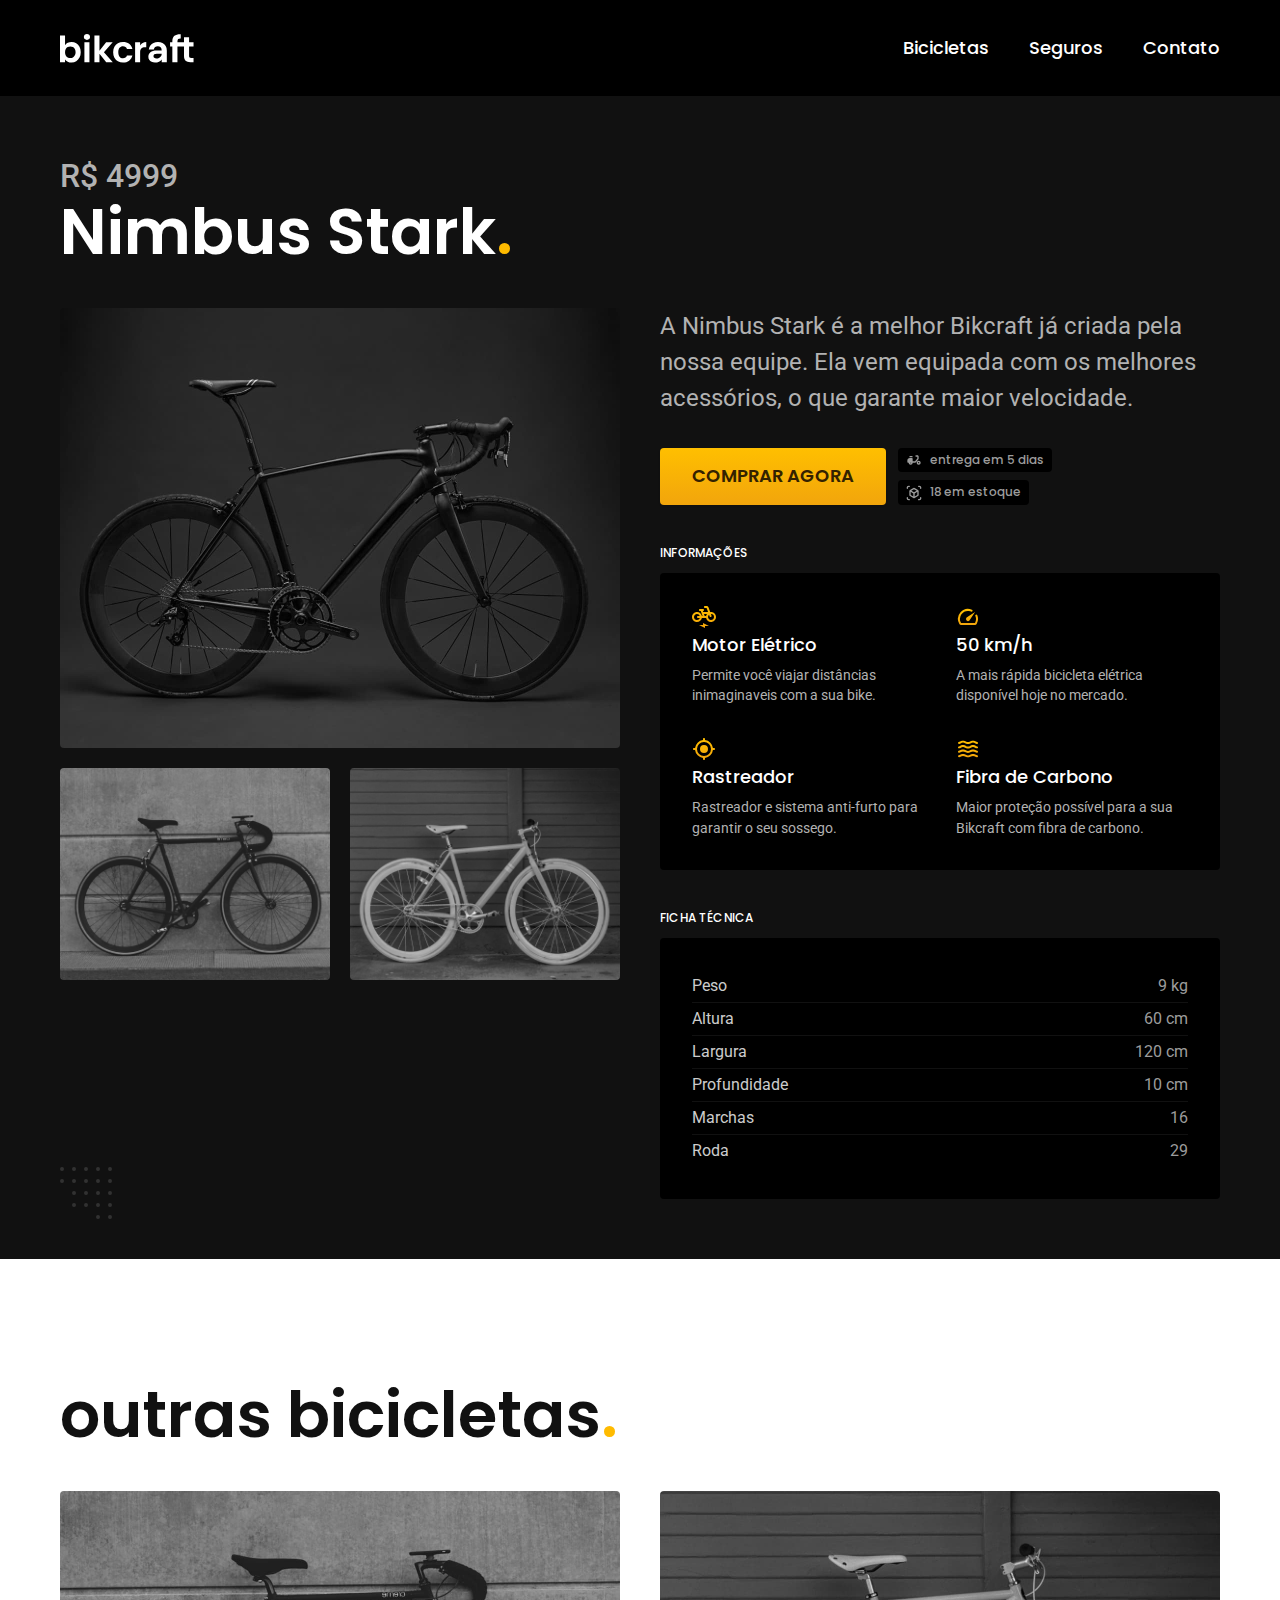
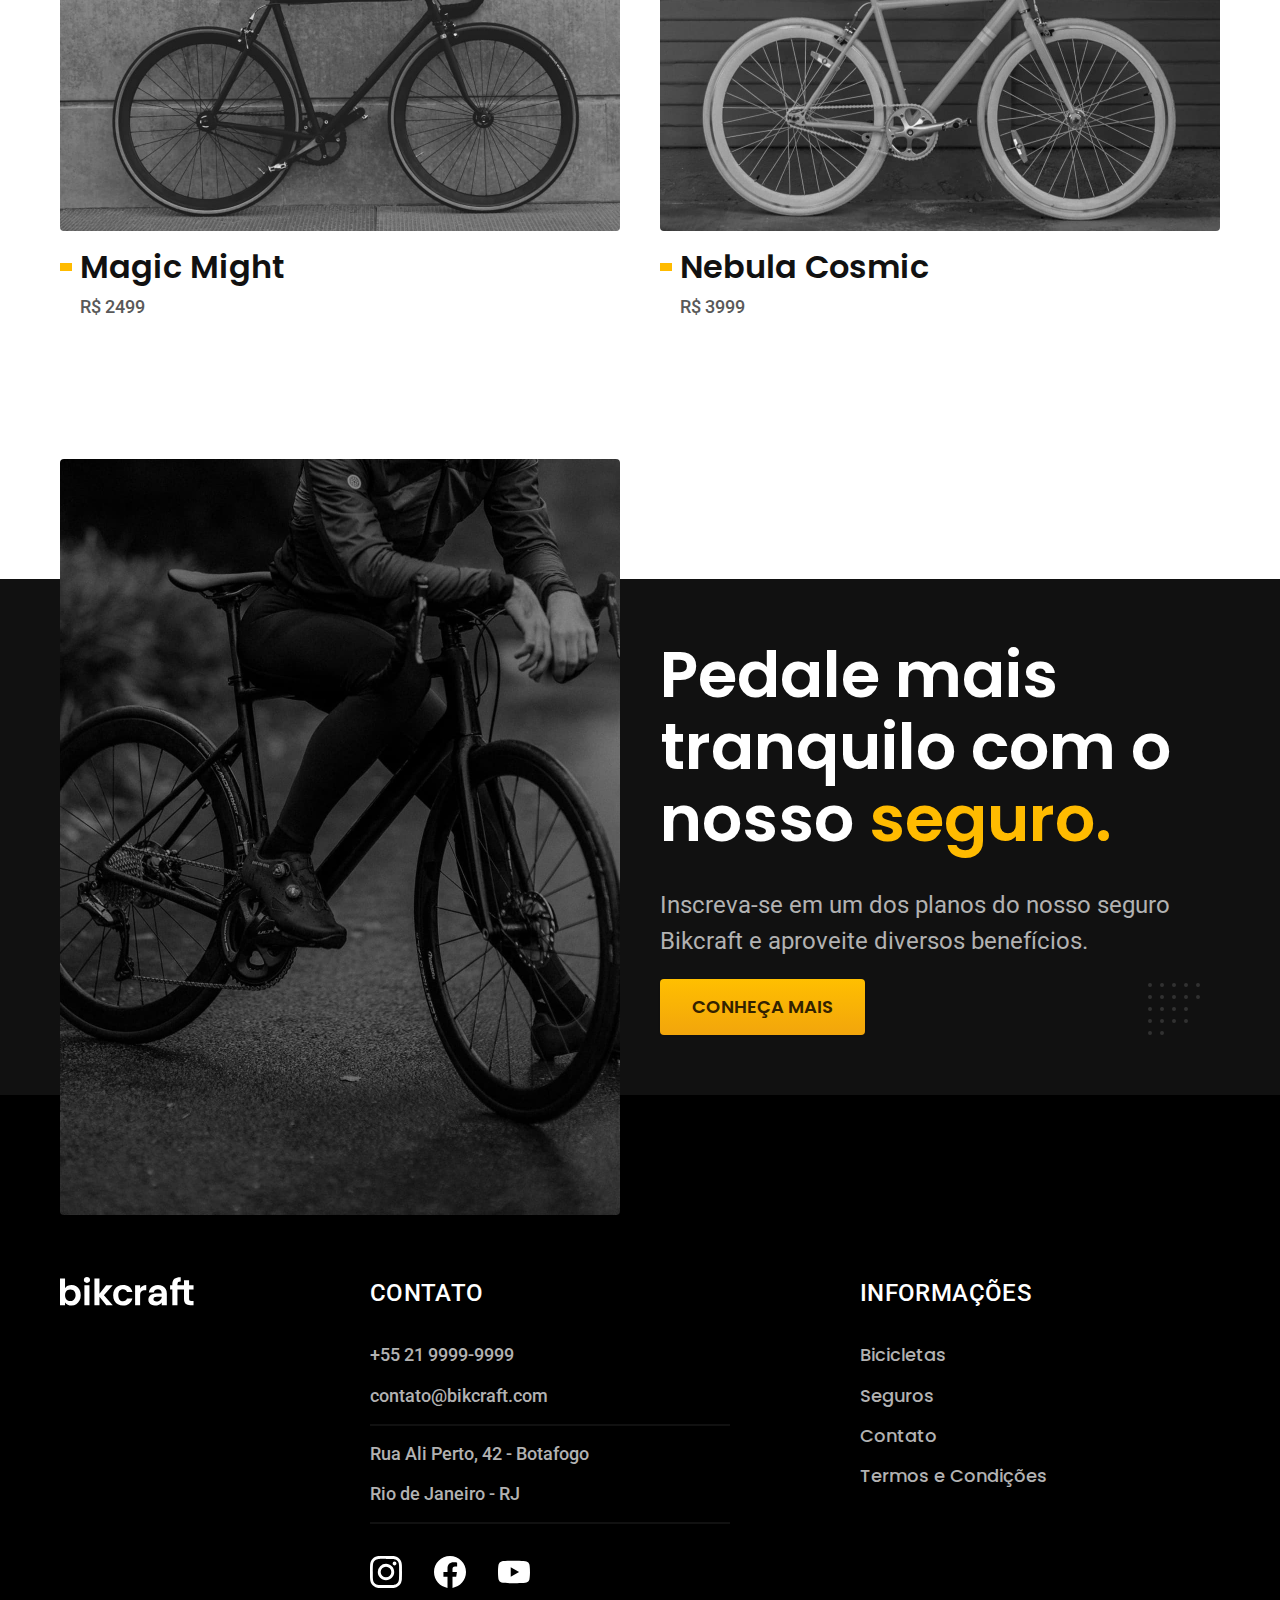
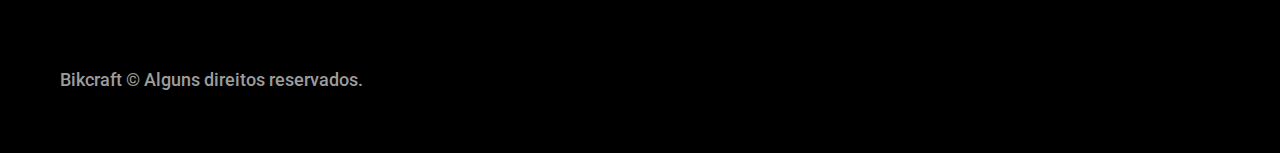
<file: bicicletas/nimbus.html>
<!DOCTYPE html>
<html lang="pt-br">

<head>
  <meta charset="UTF-8">
  <meta name="viewport" content="width=device-width, initial-scale=1.0">
  <title>Nimbus | Bikcraft</title>
  <meta name="description" content="Bicicletas elétricas de alta precisão e qualidade,  feitas sob medida para o cliente. Explore o mundo na sua velocidade com a Bikcraft.">

  <link rel="icon" href="../favicon.svg" type="image/svg+xml">

  <link href="../css/style.css" rel="preload" as="style">
  <link href="../css/style.css" rel="stylesheet">

  <link rel="preconnect" href="https://fonts.googleapis.com">
  <link rel="preconnect" href="https://fonts.gstatic.com" crossorigin>
  <link href="https://fonts.googleapis.com/css2?family=Merriweather:ital,wght@1,900&family=Poppins:wght@500;600&family=Roboto:wght@400;500&display=swap" rel="stylesheet">
</head>

<body id="bicicleta">
  <header class="header-bg">
    <div class="header container">
      <a href="../">
        <img src="../img/bikcraft.svg" alt="Bikcraft" width="136" height="32">
      </a>
      <nav aria-label="primaria">
        <ul class="header-menu font-1-m cor-0">
          <li><a href="../bicicletas.html">Bicicletas</a></li>
          <li><a href="../seguros.html">Seguros</a></li>
          <li><a href="../contato.html">Contato</a></li>
        </ul>
      </nav>
    </div>
  </header>

  <main class="bicicleta-bg">
    <div class="bicicleta container">
      <div class="bicicleta-titulo">
        <span class="font-2-xl cor-5">R$ 4999</span>
        <h1 class="font-1-xxl cor-0">Nimbus Stark<span class="cor-p1">.</span></h1>
      </div>
      <div class="bicicleta-imagens">
        <img src="../img/bicicleta/nimbus1.jpg" alt="Bicicleta preta" width="560" height="440">
        <img src="../img/bicicleta/nimbus2.jpg" alt="Bicicleta branca" width="560" height="440">
        <img src="../img/bicicleta/nimbus3.jpg" alt="Bicicleta preta" width="560" height="440">
      </div>
      <div class="bicicleta-conteudo">
        <p class="font-2-l cor-5">A Nimbus Stark é a melhor Bikcraft já criada pela nossa equipe. Ela vem equipada com os melhores acessórios, o que garante maior velocidade.</p>
        <div class="bicicleta-comprar">
          <a class="botao" href="../orcamento.html?tipo=bikcraft&produto=nimbus">Comprar Agora</a>
          <span class="font-1-xs cor-6"><img src="../img/icones/entrega.svg" alt=""> entrega em 5 dias</span>
          <span class="font-1-xs cor-6"><img src="../img/icones/estoque.svg" alt=""> 18 em estoque</span>
        </div>
        <h2 class="font-1-xs cor-0">Informações</h2>
        <ul class="bicicleta-informacoes">
          <li>
            <img src="../img/icones/eletrica.svg" alt="">
            <h3 class="font-1-m cor-0">Motor Elétrico</h3>
            <p class="font-2-xs cor-5">Permite você viajar distâncias inimaginaveis com a sua bike.</p>
          </li>
          <li>
            <img src="../img/icones/velocidade.svg" alt="">
            <h3 class="font-1-m cor-0">50 km/h</h3>
            <p class="font-2-xs cor-5">A mais rápida bicicleta elétrica disponível hoje no mercado.</p>
          </li>
          <li>
            <img src="../img/icones/rastreador.svg" alt="">
            <h3 class="font-1-m cor-0">Rastreador</h3>
            <p class="font-2-xs cor-5">Rastreador e sistema anti-furto para garantir o seu sossego.</p>
          </li>
          <li>
            <img src="../img/icones/carbono.svg" alt="">
            <h3 class="font-1-m cor-0">Fibra de Carbono</h3>
            <p class="font-2-xs cor-5">Maior proteção possível para a sua Bikcraft com fibra de carbono.</p>
          </li>
        </ul>
        <h2 class="font-1-xs cor-0">Ficha Técnica</h2>
        <ul class="bicicleta-ficha font-2-s cor-4">
          <li>Peso <span>9 kg</span></li>
          <li>Altura <span>60 cm</span></li>
          <li>Largura <span>120 cm</span></li>
          <li>Profundidade <span>10 cm</span></li>
          <li>Marchas <span>16</span></li>
          <li>Roda <span>29</span></li>
        </ul>
      </div>
    </div>
  </main>

  <article class="bicicletas-lista container">
    <h2 class="font-1-xxl">outras bicicletas<span class="cor-p1">.</span></h2>
    <ul>
      <li>
        <a href="./magic.html">
          <img src="../img/bicicletas/magic.jpg" alt="Bicicleta preta">
          <h3 class="font-1-xl">Magic Might</h3>
          <span class="font-2-m cor-8">R$ 2499</span>
        </a>
      </li>
      <li>
        <a href="./nebula.html">
          <img src="../img/bicicletas/nebula.jpg" alt="Bicicleta branca">
          <h3 class="font-1-xl">Nebula Cosmic</h3>
          <span class="font-2-m cor-8">R$ 3999</span>
        </a>
      </li>
    </ul>
  </article>

  <article class="seguro-bg">
    <div class="seguro container">
      <div class="seguro-imagem">
        <img src="../img/fotos/seguros.jpg" alt="Pessoa parada em cima de uma bicicleta">
      </div>
      <div class="seguro-conteudo">
        <h2 class="font-1-xxl cor-0">Pedale mais tranquilo com o nosso <span class="cor-p1">seguro.</span></h2>
        <p class="font-2-l cor-5">Inscreva-se em um dos planos do nosso seguro Bikcraft e aproveite diversos benefícios.</p>
        <a class="botao" href="../seguros.html">Conheça Mais</a>
      </div>
    </div>
  </article>

  <footer class="footer-bg">
    <div class="footer container">
      <img src="../img/bikcraft.svg" alt="Bikcraft">
      <div class="footer-contato">
        <h3 class="font-2-l-b cor-0">Contato</h3>
        <ul class="font-2-m cor-5">
          <li>+55 21 9999-9999</li>
          <li>contato@bikcraft.com</li>
          <li>Rua Ali Perto, 42 - Botafogo</li>
          <li>Rio de Janeiro - RJ</li>
        </ul>
        <div class="footer-redes">
          <a href="./"><img src="../img/redes/instagram.svg" alt="Instagram"></a>
          <a href="./"><img src="../img/redes/facebook.svg" alt="Facebook"></a>
          <a href="./"><img src="../img/redes/youtube.svg" alt="Youtube"></a>
        </div>
      </div>
      <div class="footer-informacoes">
        <h3 class="font-2-l-b cor-0">Informações</h3>
        <nav>
          <ul class="font-1-m cor-5">
            <li><a href="../bicicletas.html">Bicicletas</a></li>
            <li><a href="../seguros.html">Seguros</a></li>
            <li><a href="../contato.html">Contato</a></li>
            <li><a href="../termos.html">Termos e Condições</a></li>
          </ul>
        </nav>
      </div>
      <p class="font-2-m cor-6 footer-copy">Bikcraft © Alguns direitos reservados.</p>
    </div>
  </footer>

  <script src="../js/script.js"></script>
  <script src="../js/simple-anime.js"></script>
</body>

</html>
</file>
<file: css/style.css>
@import "./global/global.css";

/* Utilidades */
@import "./utilidades/tipografia.css";
@import "./utilidades/cores.css";
@import "./utilidades/componentes.css";
@import "./utilidades/formulario.css";
/* @import "./utilidades/simple-anime.css"; */

/* Header e Footer */
@import "./global/header.css";
@import "./global/footer.css";

/* Home */
@import "./home/introducao.css";
@import "./home/tecnologia.css";
@import "./home/parceiros.css";
@import "./home/depoimento.css";

/* Seguros */
@import "./seguros/seguros.css";
@import "./seguros/vantagens.css";
@import "./seguros/perguntas.css";

/* Biciletas */
@import "./bicicletas/bicicletas.css";
@import "./bicicletas/bicicletas-lista.css";

/* Bicileta */
@import "./bicicleta/bicicleta.css";
@import "./bicicleta/seguro.css";

/* Contato */
@import "./contato/contato.css";
@import "./contato/lojas.css";

/* Orçamento */
@import "./orcamento/orcamento.css";

/* Termos */
@import "./termos/termos.css";
</file>
<file: css/style.min.css>
body{margin:0;color:#111;font-family:Arial,Helvetica,sans-serif}blockquote,dd,h1,h2,h3,h4,h5,p,ul{margin:0}ul{padding:0;list-style:none}a{text-decoration:none;color:inherit}img{max-width:100%;height:auto;display:block}img[src$=".jpg"]{border-radius:4px}.font-1-xs{font:500 0.75rem/1.35 Poppins,sans-serif}.font-2-xs{font:400 0.875rem/1.43 Roboto,sans-serif}.font-1-s{font:500 1rem/1.5 Poppins,sans-serif}.font-2-s{font:400 1rem/1.5 Roboto,sans-serif}.font-1-m,.font-1-m-b{font:500 1.125rem/1.35 Poppins,sans-serif}.font-1-m-b{font-weight:600}.font-2-m{font:500 1.125rem/1.35 Roboto,sans-serif}.font-1-l{font:500 1.5rem/1.5 Poppins,sans-serif}.font-2-l,.font-2-l-b{font:400 1.5rem/1.5 Roboto,sans-serif}.font-2-l-b{font-weight:500;letter-spacing:.015em;text-transform:uppercase}.font-1-xl{font:600 2rem/1.25 Poppins,sans-serif}.font-2-xl{font:500 2rem/1.25 Roboto,sans-serif}.font-1-xxl{font:600 4rem/1.125 Poppins,sans-serif}@media (max-width:1200px){.font-1-xxl{font-size:3rem}.font-2-l{font-size:1.125rem}.font-2-l-b{font-size:1.125rem}}@media (max-width:800px){.font-1-xxl{font-size:2rem}.font-1-xl,.font-2-xl{font-size:1.5rem}}:root{--cor-0:#ffffff;--cor-1:#f7f7f7;--cor-2:#ededed;--cor-3:#dedede;--cor-4:#cccccc;--cor-5:#b2b2b2;--cor-6:#9c9c9c;--cor-7:#717171;--cor-8:#595959;--cor-9:#404040;--cor-10:#2e2e2e;--cor-11:#111111;--cor-12:#000000;--cor-p1:#ffbb00;--cor-p2:#e4a30b;--cor-p3:#a66f00;--cor-p4:#664400;--cor-p5:#332200}.cor-0{color:var(--cor-0)}.cor-1{color:var(--cor-1)}.cor-2{color:var(--cor-2)}.cor-3{color:var(--cor-3)}.cor-4{color:var(--cor-4)}.cor-5{color:var(--cor-5)}.cor-6{color:var(--cor-6)}.cor-7{color:var(--cor-7)}.cor-8{color:var(--cor-8)}.cor-9{color:var(--cor-9)}.cor-10{color:var(--cor-9)}.cor-11{color:var(--cor-11)}.cor-12{background-color:var(--cor-12)}.cor-p1{color:var(--cor-p1)}.cor-p2{color:var(--cor-p2)}.cor-p3{color:var(--cor-p3)}.cor-p4{color:var(--cor-p4)}.cor-p5{color:var(--cor-p5)}.container{box-sizing:border-box;max-width:1200px;padding-left:20px;padding-right:20px;margin-left:auto;margin-right:auto}.botao{display:inline-block;padding:16px 32px;background:linear-gradient(#ffbf00,#f2a50c);box-shadow:0 1px 2px rgba(0,0,0,.1);border-radius:4px;text-transform:uppercase;font:600 1.125rem/1.35 Poppins,sans-serif;color:var(--cor-p5);max-width:max-content;border:none;cursor:pointer}.botao:hover{background:linear-gradient(#ffb60d,#e59317)}.botao.secundario{background:var(--cor-10);color:var(--cor-2)}.botao.secundario:hover{background:var(--cor-9)}.botao.seta{display:flex;align-items:center}.botao.seta::after{content:"";display:inline-block;width:18px;height:10px;margin-left:12px;background:url("../img/icones/seta.svg");transition:transform .2s}.botao.seta:hover::after{transform:translateX(4px)}@media (max-width:600px){.botao{padding:12px 16px;font-size:1rem}}.link{display:inline-block;font:500 1.5rem/1.5 Poppins,sans-serif;color:var(--cor-p1);text-transform:uppercase;position:relative;padding-bottom:8px}.link::after{content:"";display:block;width:100%;height:4px;background:currentColor;position:absolute;margin-top:4px}.link:hover{color:var(--cor-0)}.titulo{padding:60px 0;background:var(--cor-11)}.titulo div{background:url("../img/dec/top-right.svg") no-repeat top right 20px}.titulo p{margin-bottom:4px}@media (max-width:800px){.titulo p{font-size:1rem;text-transform:lowercase;font-weight:400}.titulo{padding:40px 0}}.form{display:grid;grid-template-columns:1fr 1fr;gap:20px}.form .col-2{grid-column:span 2}.form label{display:block;margin-bottom:4px;font:500 1rem/1.5 Poppins,sans-serif}.form input[type=email],.form input[type=text],.form textarea{font:400 1rem/1.5 Roboto,sans-serif;background:var(--cor-1);border:1px solid var(--cor-2);box-sizing:border-box;border-radius:4px;padding:12px;width:100%;box-sizing:border-box}.form input[type=email]:focus,.form input[type=text]:focus,.form textarea:focus{outline:0;border-color:var(--cor-p1);background:var(--cor-0);box-shadow:0 0 0 2px #fea}@media (max-width:600px){.form{grid-template-columns:1fr}.form .col-2{grid-column:1}}.header-bg{background:var(--cor-12)}.header{display:flex;justify-content:space-between;align-items:center;gap:20px;flex-wrap:wrap;padding-top:20px;padding-bottom:20px}.header img{min-width:max-content}.header-menu{display:flex;flex-wrap:wrap;gap:40px}.header-menu a{display:inline-block;padding:16px 0;position:relative}.header-menu a::after{content:"";display:block;height:2px;width:0;background:var(--cor-0);position:absolute;margin-top:4px;transition:.3s}.header-menu a.ativo::after,.header-menu a:hover::after{width:100%}@media (max-width:800px){.header-menu{gap:20px}.header-menu a{background:var(--cor-11);padding:12px 16px;border-radius:4px}.header-menu a.ativo,.header-menu a:hover{background:var(--cor-10)}.header-menu a::after{display:none}}@media (max-width:600px){.header-menu{gap:12px}.header-menu a{padding:8px 12px;font-size:.875rem}}.footer-bg{background-color:var(--cor-12)}.footer{display:grid;grid-template-columns:3fr 5fr 4fr;gap:40px;padding-top:60px;padding-bottom:60px}.footer h3{margin-bottom:32px}.footer-contato ul{margin-bottom:32px}.footer li{margin-bottom:16px}.footer-contato li:nth-child(2)::after,.footer-contato li:nth-child(4)::after{content:"";display:block;max-width:360px;background:var(--cor-11);height:2px;margin-top:16px}.footer-redes{display:flex;gap:32px}.footer a:hover{color:var(--cor-0)}.footer-copy{grid-column:1/-1;margin-top:40px}@media (max-width:800px){.footer>img{display:none}.footer{grid-template-columns:1fr 1fr}}@media (max-width:600px){.footer{grid-template-columns:1fr;gap:60px}.footer-copy{margin-top:0}}.introducao-bg{background:var(--cor-12) url("../img/dec/bottom-left.svg") no-repeat bottom 40px left 20px;box-shadow:inset 0 -120px var(--cor-0)}.introducao{display:grid;grid-template-columns:1fr 1fr;gap:0 40px}.introducao img{height:100%;object-fit:cover}.introducao-conteudo{align-self:end;padding-bottom:200px}.introducao h1{margin-bottom:32px}.introducao p{margin-bottom:20px}@media (max-width:800px){.introducao{padding-top:40px;background:var(--cor-11);box-shadow:inset 0 -60px var(--cor-0)}.introducao-conteudo{padding-bottom:0}.introducao h1{margin-bottom:16px}.introducao{grid-template-columns:1fr;gap:32px}.introducao img{width:100%}}.tecnologia-bg{background-color:var(--cor-11);box-shadow:inset 0 120px var(--cor-0),inset 0 -120px var(--cor-0)}.tecnologia{display:grid;grid-template-columns:1fr 1fr;gap:40px}.tecnologia-imagem img{width:100%;height:100%;object-fit:cover;object-position:left}.tecnologia-conteudo{padding-top:180px;padding-bottom:180px}.tecnologia-conteudo>span{text-transform:uppercase;display:block;margin-bottom:20px}.tecnologia-conteudo h2{margin-bottom:32px}.tecnologia-conteudo>p{margin-bottom:20px}.tecnologia-conteudo a{margin-bottom:80px}.tecnologia-vantagens{display:flex;gap:40px}.tecnologia-vantagens h3{margin-bottom:8px;width:max-content}.tecnologia-vantagens img{width:24px;margin-bottom:8px}@media (max-width:800px){.tecnologia-bg{box-shadow:initial}.tecnologia{grid-template-columns:1fr}.tecnologia-conteudo{padding-top:60px;padding-bottom:60px}.tecnologia-imagem{display:none}.tecnologia-conteudo a{margin-bottom:60px}}@media (max-width:600px){.tecnologia-vantagens{flex-direction:column}}.parceiros{padding-top:60px;padding-bottom:120px}.parceiros h2{margin-bottom:60px}.parceiros ul{padding:0 20px;max-width:1400px;display:grid;grid-template-columns:repeat(4,1fr);margin:0 auto}.parceiros img{margin:auto}.parceiros li{display:flex;padding:32px}.parceiros li{border-left:2px solid var(--cor-2)}.parceiros li:first-child,.parceiros li:nth-child(5){border-left:none}.parceiros li:nth-child(n+5){border-top:2px solid var(--cor-2)}@media (max-width:800px){.parceiros{padding-bottom:60px}.parceiros h2{margin-bottom:20px}.parceiros ul{grid-template-columns:repeat(2,1fr)}.parceiros li:nth-child(n+3){border-top:2px solid var(--cor-2)}.parceiros li:nth-child(3),.parceiros li:nth-child(7){border-left:none}}.depoimento{display:grid;grid-template-columns:1fr 1fr;background-color:var(--cor-p1)}.depoimento img{width:100%;height:100%;object-fit:cover;border-radius:0}.depoimento-conteudo{padding:40px 40px 80px 80px;display:flex;flex-direction:column;align-items:end;overflow:hidden;background:url("../img/dec/top-left-p.svg") no-repeat top 40px left 40px,url("../img/dec/bottom-right-p.svg") no-repeat bottom 40px right 40px}.depoimento-conteudo blockquote{margin-top:auto}.depoimento-conteudo p{max-width:32ch;font-family:Merriweather;font-style:italic;font-weight:900;margin-bottom:1em;position:relative;z-index:0;display:block}.depoimento p::after,.depoimento p::before{color:var(--cor-p2);font-size:5rem;position:absolute;z-index:-1}.depoimento p::before{content:"“";left:-50px;top:-20px}.depoimento p::after{content:"”";bottom:-60px}@media (min-width:1200px){.depoimento img{max-height:520px}}@media (max-width:800px){.depoimento{grid-template-columns:1fr;text-align:center}.depoimento img{max-height:200px}.depoimento-conteudo{padding:40px 20px;align-items:center;background:0 0}.depoimento p::before{left:0}}.seguros-bg{background:var(--cor-11) url("../img/dec/bottom-left.svg") no-repeat bottom 40px left 20px}.seguros{padding-top:60px;padding-bottom:60px;display:grid;grid-template-columns:1fr 1fr;gap:40px;align-items:center}#seguros .seguros{padding-top:0}.seguros h2{grid-column:1/-1}.seguros-item{display:grid;grid-template-columns:1fr auto;padding:32px 32px 32px 60px;border-radius:4px;background-color:var(--cor-12)}.seguros-item h3{margin-bottom:40px}.seguros-item span{grid-column:2;display:block;text-align:right}.seguros-item ul{grid-column:1/-1;margin-bottom:32px}.seguros-item li+li{margin-top:20px}.seguros-item li{display:flex;align-items:center;position:relative}.seguros-item li::before{content:"";position:absolute;left:-21px;width:13px;height:9px;background-image:url("../img/icones/lista.svg")}.seguros-item a{grid-column:1/-1}@media (max-width:800px){.seguros-bg{background:var(--cor-11)}.seguros{grid-template-columns:1fr}}.vantagens-bg{background:url("../img/dec/bottom-left.svg") no-repeat bottom 40px left 20px,url("../img/dec/bottom-right.svg") no-repeat bottom 40px right 20px,var(--cor-12)}.vantagens{padding-top:120px;padding-bottom:120px}.vantagens h2{margin-bottom:60px}.vantagens ul{display:grid;grid-template-columns:repeat(auto-fit,minmax(300px,max-content));gap:40px 80px}.vantagens h3,.vantagens img{margin-bottom:8px}@media (max-width:800px){.vantagens-bg{background:var(--cor-12)}.vantagens{padding-top:60px;padding-bottom:60px}.vantagens h2{margin-bottom:40px}.vantagens ul{gap:20px}}.perguntas{padding-top:120px;padding-bottom:120px}.perguntas h2{margin-bottom:60px}.perguntas dl>div{padding:20px;border-radius:4px}.perguntas dl>div:nth-child(odd){background:var(--cor-1)}.perguntas dt{display:grid;grid-template-columns:auto 1fr auto;gap:8px;align-items:center;cursor:pointer}.perguntas dt::before{content:"";display:inline-block;width:12px;height:8px;background:var(--cor-p1)}.perguntas dt::after{content:"";display:block;width:14px;height:6px;background:url("../img/icones/seta-abrir.svg") no-repeat right;transition:.3s;transform:rotate(180deg)}.perguntas .ativa dt::after{transform:rotate(0)}.perguntas dd{padding-left:20px;padding-top:16px;max-width:80ch;display:none}.perguntas .ativa dd{display:block}@media (max-width:800px){.perguntas{padding-top:60px;padding-bottom:60px}.perguntas h2{margin-bottom:40px}}.bicicletas-bg:nth-child(odd){background-image:linear-gradient(to right,var(--cor-0) 30%,var(--cor-11) 0)}.bicicletas{display:grid;grid-template-columns:1fr 1fr;gap:40px;padding-top:60px;padding-bottom:60px;background:url("../img/dec/top-right.svg") no-repeat top 40px right 20px}.bicicletas-imagem{display:grid}.bicicletas-imagem img{grid-area:1/1}.bicicletas-imagem span{grid-area:1/1;place-self:start end;margin-top:20px;padding:8px 16px 8px 8px;border-radius:5px 0 0 5px;background-color:var(--cor-12)}.bicicletas-conteudo{display:grid;grid-template-columns:1fr 1fr;align-content:start}.bicicletas h2,.bicicletas p{grid-column:1/-1}.bicicletas h2{margin-bottom:20px}.bicicletas h2::before{content:"";display:block;width:12px;height:8px;background-color:var(--cor-p1);margin-bottom:8px}.bicicletas p{margin-bottom:32px}.bicicletas a{place-self:end}.bicicletas ul{display:grid;gap:16px}.bicicletas li{display:flex;align-items:center}.bicicletas-conteudo img{width:24px;height:24px;margin-right:8px}@media (max-width:800px){.bicicletas-bg:nth-child(odd){background-image:none;background-color:var(--cor-11)}.bicicletas{grid-template-columns:1fr;gap:20px;padding-top:40px;padding-bottom:40px}.bicicletas-conteudo{grid-template-columns:1fr}.bicicletas ul{grid-template-columns:1fr 1fr;margin-bottom:32px}.bicicletas a{place-self:start}}@media (max-width:600px){.bicicletas ul{font-size:1rem}}.bicicletas-lista{padding-top:120px;padding-bottom:120px}#home .bicicletas-lista{padding-top:60px}.bicicletas-lista h2{margin-bottom:20px}.bicicletas-lista ul{padding:20px 0;margin:0 auto;display:flex;gap:40px;overflow-y:hidden;-webkit-overflow-scrolling:touch}#home .bicicletas-lista ul{max-width:1400px;padding:20px}.bicicletas-lista li{flex:1;min-width:280px}.bicicletas-lista a{display:block}.bicicletas-lista img{margin-bottom:16px}.bicicletas-lista h3{margin-bottom:8px;display:flex;align-items:center}.bicicletas-lista h3::before{content:"";display:inline-block;width:12px;margin-right:8px;height:8px;background:#fb0;transition:width .2s}.bicicletas-lista a:hover h3::before{width:24px}.bicicletas-lista li span{padding-left:20px}@media (max-width:800px){.bicicletas-lista{padding-top:60px;padding-bottom:60px}.bicicletas-lista ul{gap:20px}}.bicicleta-bg{background-color:var(--cor-11)}.bicicleta{display:grid;grid-template-columns:1fr 1fr;align-items:start;gap:40px;padding-top:60px;padding-bottom:60px;background:url("../img/dec/bottom-left.svg") no-repeat bottom 40px left 20px}.bicicleta-titulo{grid-column:1/-1}.bicicleta-imagens{display:flex;flex-wrap:wrap;align-items:flex-start;gap:20px}.bicicleta-imagens img{cursor:pointer;flex:1;min-width:200px}.bicicleta-imagens img:first-child{cursor:initial;min-width:100%}.bicicleta-conteudo>p{margin-bottom:32px}.bicicleta-comprar{display:grid;grid-template-columns:max-content auto;align-items:center;justify-items:start;gap:8px 12px;margin-bottom:40px}.bicicleta-comprar a{grid-row:span 2}.bicicleta-comprar span{display:flex;align-items:center;gap:8px;padding:4px 8px;border-radius:4px;background-color:var(--cor-12)}.bicicleta-conteudo h2{text-transform:uppercase;letter-spacing:.015em;margin-bottom:12px}.bicicleta-ficha,.bicicleta-informacoes{padding:32px;border-radius:4px;background-color:var(--cor-12)}.bicicleta-informacoes{margin-bottom:40px;display:grid;grid-template-columns:1fr 1fr;gap:32px}.bicicleta-informacoes img{width:24px;margin-bottom:4px}.bicicleta-informacoes h3{margin-bottom:8px}.bicicleta-ficha li{padding:4px 0;border-bottom:1px solid var(--cor-11);display:flex;justify-content:space-between}.bicicleta-ficha li:last-child{border-bottom:none}.bicicleta-ficha span{color:var(--cor-6)}@media (max-width:800px){.bicicleta{grid-template-columns:1fr;padding-top:40px;padding-bottom:40px}.bicicleta-imagens{grid-row:3}}@media (max-width:400px){.bicicleta-informacoes{grid-template-columns:1fr}.bicicleta-comprar{grid-template-columns:1fr}}.seguro-bg{background-color:var(--cor-11);box-shadow:inset 0 120px var(--cor-0),inset 0 -120px var(--cor-12)}.seguro{display:grid;grid-template-columns:1fr 1fr;gap:40px}.seguro-imagem img{width:100%;height:100%;object-fit:cover}.seguro-conteudo{padding-top:180px;padding-bottom:180px;background:url("../img/dec/bottom-right.svg") no-repeat bottom 180px right 20px}.seguro h2{margin-bottom:32px}.seguro p{margin-bottom:20px}@media (max-width:600px){.seguro-bg{box-shadow:inset 0 -60px var(--cor-12)}.seguro{grid-template-columns:1fr}.seguro-conteudo{grid-row:1;padding-top:40px;padding-bottom:0;background:0 0}}#contato{background:linear-gradient(var(--cor-11) 600px,var(--cor-1) 0)}.contato{display:grid;grid-template-columns:5fr 7fr}.contato-dados,.contato-formulario{padding:60px;box-shadow:0 1px 2px rgba(0,0,0,.1)}.contato-formulario{border-radius:0 5px 5px 0;background:var(--cor-0) url("../img/dec/bottom-right.svg") no-repeat bottom 20px right 20px}.contato-dados{border-radius:5px 0 0 5px;background:var(--cor-12) url("../img/dec/bottom-left.svg") no-repeat bottom 20px left 20px}.contato-dados h2{margin-bottom:60px}.contato-endereco{margin-bottom:32px;padding-left:28px;background:url("../img/icones/local.svg") no-repeat 0 2px}.contato-endereco p{margin-bottom:8px}.contato-meios a{display:block;max-width:max-content;margin-bottom:8px;padding-left:28px}.contato-meios a:hover{color:var(--cor-0)}.contato-meios a:nth-child(1){background:url("../img/icones/email.svg") no-repeat 0 2px}.contato-meios a:nth-child(2){margin-bottom:32px}.contato-meios a:nth-child(3){margin-bottom:60px;background:url("../img/icones/telefone.svg") no-repeat 0 2px}.contato-redes{display:flex;gap:32px;padding-left:28px}@media (max-width:800px){.contato{grid-template-columns:1fr}.contato-dados,.contato-formulario{padding:20px}.contato-dados{border-radius:5px 5px 0 0;background:var(--cor-12)}.contato-formulario{border-radius:0 0 5px 5px}.contato-dados h2{margin-bottom:32px}.contato-meios a:nth-child(3){margin-bottom:32px}.contato-redes{margin-bottom:12px}}.lojas{display:grid;grid-template-columns:1fr 1fr;gap:0 40px;padding-top:120px;padding-bottom:120px}.lojas img{border-radius:4px 4px 0 0}.lojas h2{grid-column:1/-1;margin-bottom:60px}.lojas-item{border-radius:4px;box-shadow:0 1px 2px rgba(0,0,0,.1);background:var(--cor-0)}.lojas-conteudo{display:grid;grid-template-columns:1fr 1fr;gap:32px 16px;padding:32px}.lojas-conteudo h3,.lojas-tempo{grid-column:1/-1}.lojas-dados{display:grid;gap:8px;border-left:2px solid var(--cor-2);padding-left:12px;justify-items:start}.lojas-tempo{display:flex;gap:8px;align-items:center}@media (max-width:800px){.lojas{gap:20px;padding-top:60px;padding-bottom:60px}.lojas h2{margin-bottom:32px}.lojas-conteudo{grid-template-columns:1fr}}@media (max-width:600px){.lojas{grid-template-columns:1fr}}#orcamento{background-image:linear-gradient(var(--cor-11) 700px,var(--cor-1) 0)}.orcamento{display:grid;grid-template-columns:5fr 7fr;padding-bottom:120px}.orcamento h2{text-transform:uppercase;display:flex;align-items:center;position:relative}.orcamento h2::before{content:"";display:inline-block;width:4px;height:8px;background-color:var(--cor-p1);margin-right:8px;position:absolute;left:-12px}.orcamento-dados,.orcamento-produto{padding:60px;box-shadow:0 1px 2px rgba(0,0,0,.1)}.orcamento-produto{border-radius:5px 0 0 5px;display:grid;grid-template-columns:1fr 1fr;align-content:start;gap:20px;background:var(--cor-12) url("../img/dec/bottom-left.svg") no-repeat bottom 20px left 20px}.orcamento-dados{border-radius:0 5px 5px 0;background:var(--cor-0) url("../img/dec/bottom-right.svg") no-repeat bottom 20px right 20px}.orcamento-conteudo h2,.orcamento-dados h2:nth-of-type(n+2){margin-top:20px}.orcamento-produto>*{grid-column:1/-1}.orcamento-produto>label{grid-column:initial}.orcamento-seguro{margin-top:20px}.orcamento-conteudo{display:none}[value=bikcraft]:checked~#orcamento-bikcraft,[value=seguro]:checked~#orcamento-seguro{display:grid;gap:20px}.radio-detalhes{display:none;box-sizing:border-box;grid-template-columns:1fr 1fr;background:var(--cor-0);padding:20px;border-radius:4px;align-items:center}.radio-detalhes li{display:flex;align-items:center;margin-bottom:8px}.radio-detalhes li img{width:16px;margin-right:8px}[type=radio]{opacity:0;position:absolute;pointer-events:none}[type=radio]+label{font:500 1rem/1.5 Poppins,sans-serif;color:var(--cor-4);background-color:var(--cor-10);padding:12px 16px;border-radius:4px;cursor:pointer;display:grid;grid-template-columns:auto 1fr auto;align-items:center;border:1px solid var(--cor-10)}[type=radio]+label:hover{background-color:var(--cor-9);border-color:var(--cor-9)}[type=radio]+label::before{box-sizing:border-box;content:"";display:inline-block;width:12px;height:12px;border:1px solid var(--cor-6);border-radius:50%;margin-right:8px}[type=radio]:focus+label{box-shadow:0 0 0 2px var(--cor-p1);border-color:var(--cor-12)}.radio-detalhes{display:none;box-sizing:border-box;grid-template-columns:1fr 1fr;background:var(--cor-0);padding:20px;border-radius:4px}[type=radio]+label>span{display:none}[type=radio]:checked+label{background:var(--cor-0);border-color:var(--cor-0);color:var(--cor-11)}[type=radio]:checked:focus+label{border-color:var(--cor-12)}[type=radio]:checked+label::before{border:1px solid var(--cor-7);box-shadow:inset 0 0 0 3px var(--cor-0),inset 0 0 0 6px var(--cor-7)}[type=radio]:checked+label>span{display:inline-block}[type=radio]:checked+label+.radio-detalhes{display:grid}@media (max-width:1200px){.orcamento-dados,.orcamento-produto{padding:32px}}@media (max-width:800px){.orcamento{grid-template-columns:1fr}.orcamento-produto{background:var(--cor-12)}}@media (max-width:400px){.orcamento-produto{grid-template-columns:1fr}}.termos{padding-top:80px;padding-bottom:80px}.termos h2{margin-bottom:20px}.termos p+h2{margin-top:48px}.termos p{max-width:75ch;margin-bottom:24px}
</file>
